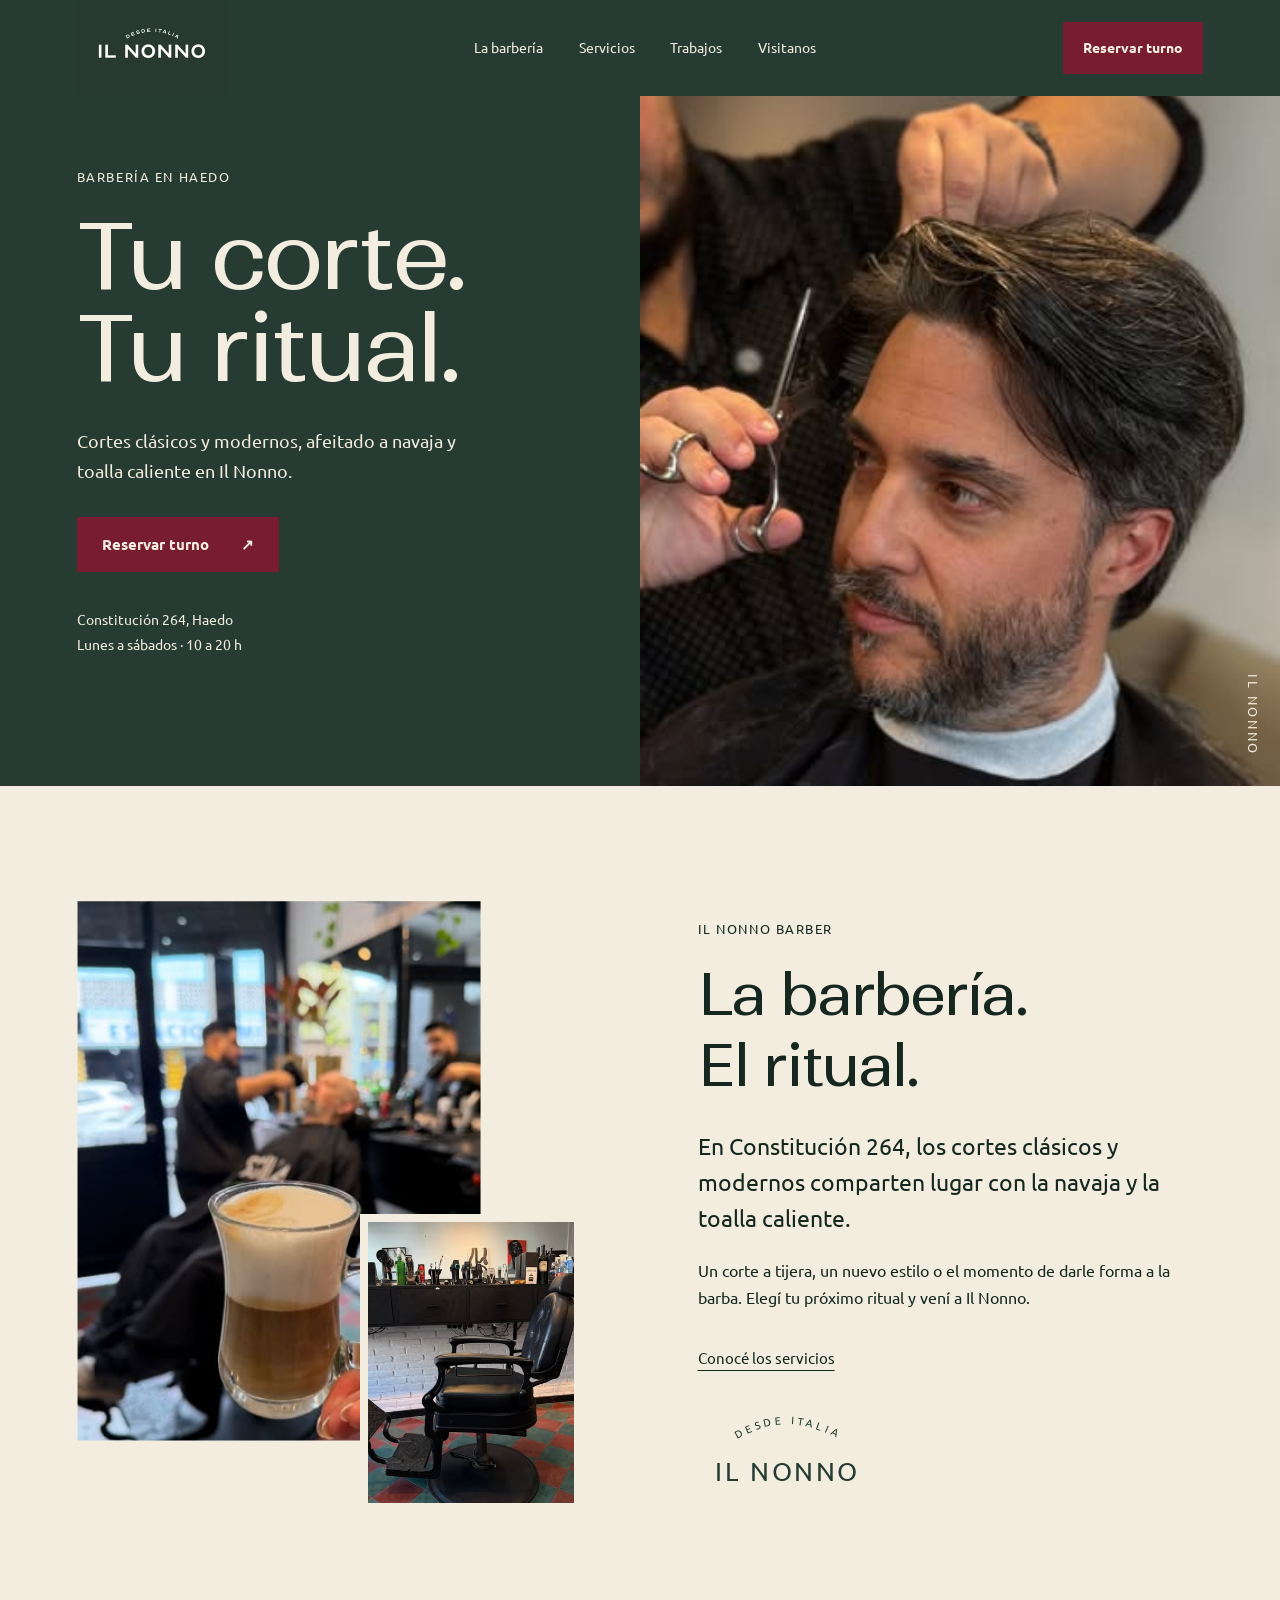
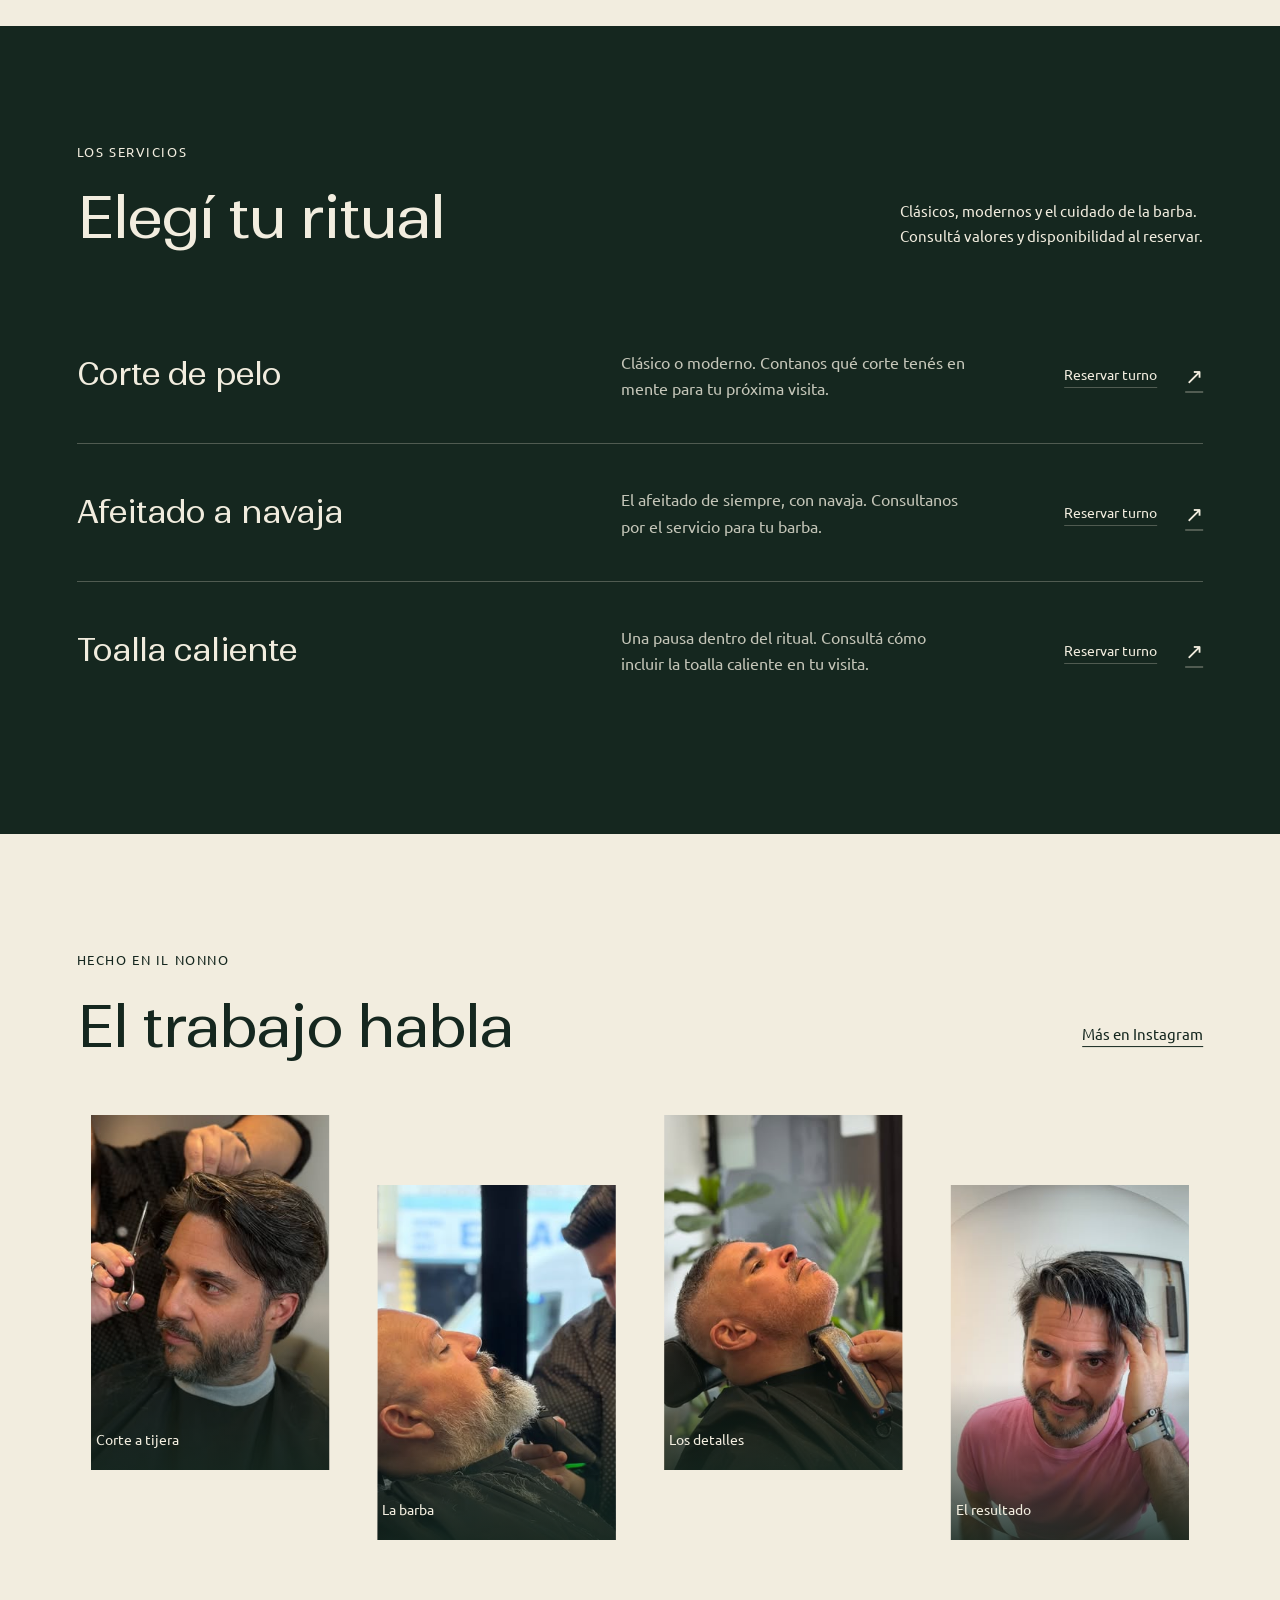
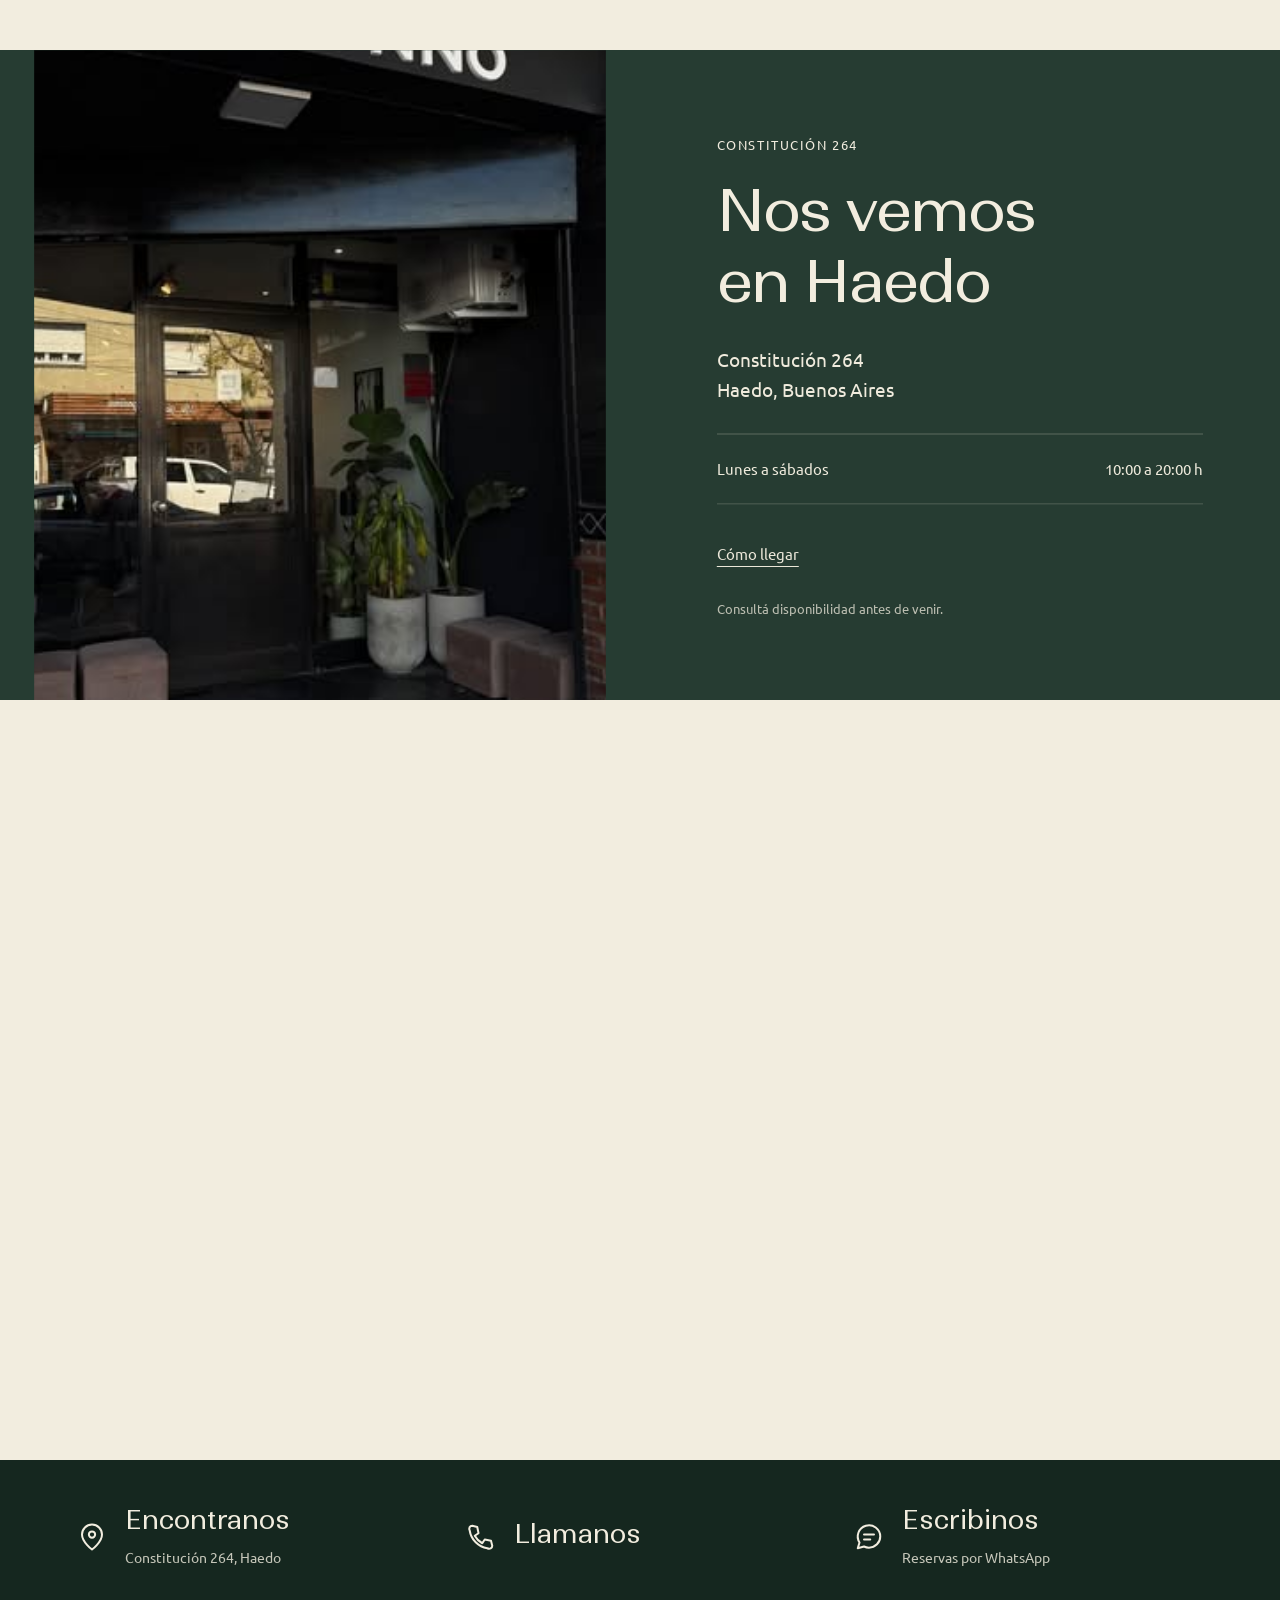
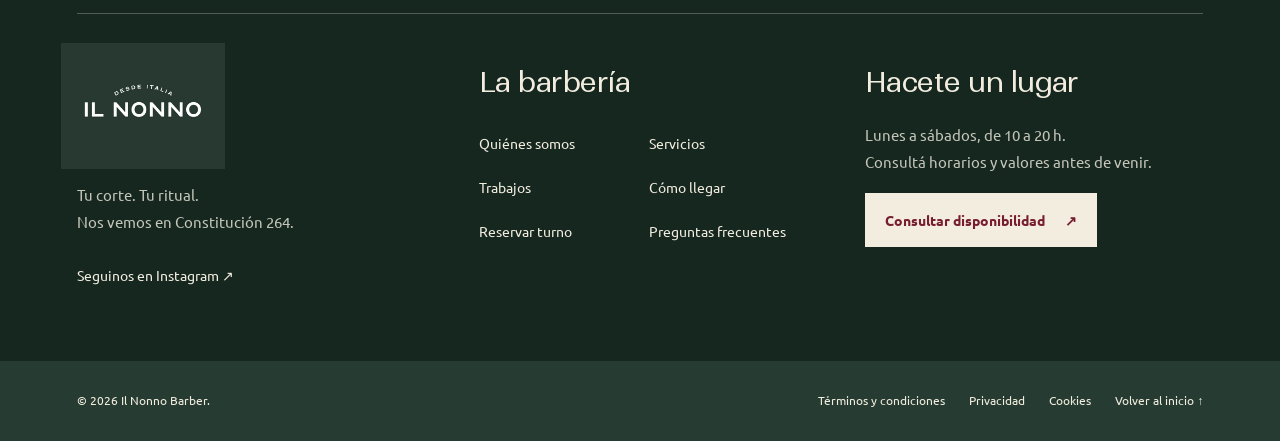
<file: index.html>
<!doctype html>
<html lang="es-AR" class="no-js">
  <head>
    <meta charset="utf-8" />
    <meta
      name="viewport"
      content="width=device-width,initial-scale=1,viewport-fit=cover"
    />
    <meta name="theme-color" content="#263C32" />
    <title>Il Nonno Barber · Barbería en Haedo</title>
    <meta
      name="description"
      content="Cortes clásicos y modernos, afeitado a navaja y toalla caliente en Il Nonno. Constitución 264, Haedo. Reservá tu turno por WhatsApp."
    />
    <link
      rel="canonical"
      href="https://il-nonno-barber-haedo.spunkyfairy19.chatgpt.site/"
    />
    <meta
      property="og:url"
      content="https://il-nonno-barber-haedo.spunkyfairy19.chatgpt.site/"
    />
    <meta property="og:type" content="website" />
    <meta property="og:locale" content="es_AR" />
    <meta
      property="og:title"
      content="Il Nonno Barber · Tu corte. Tu ritual."
    />
    <meta
      property="og:description"
      content="Barbería en Haedo. Cortes clásicos y modernos, navaja y toalla caliente. Reservá tu próximo turno."
    />
    <meta
      property="og:image"
      content="https://il-nonno-barber-haedo.spunkyfairy19.chatgpt.site/img/compartir.png"
    />
    <meta property="og:site_name" content="Il Nonno Barber" />
    <meta
      property="og:image:alt"
      content="Il Nonno Barber, barbería en Constitución 264, Haedo"
    />
    <meta property="og:image:width" content="1200" />
    <meta property="og:image:height" content="630" />
    <meta name="twitter:title" content="Il Nonno Barber ? Barbería en Haedo" />
    <meta
      name="twitter:description"
      content="Cortes clásicos y modernos, navaja y toalla caliente. Reservá por WhatsApp en Constitución 264, Haedo."
    />
    <meta
      name="twitter:image"
      content="https://il-nonno-barber-haedo.spunkyfairy19.chatgpt.site/img/compartir.png"
    />
    <meta name="twitter:card" content="summary_large_image" />
    <link rel="icon" type="image/png" href="img/logo.png" />
    <link rel="apple-touch-icon" href="img/logo.png" />
    <link rel="preload" href="fonts/ranade-400.woff2" as="font" type="font/woff2" crossorigin>
    <link rel="preload" href="fonts/ubuntu-400.ttf" as="font" type="font/ttf" crossorigin>
    <link rel="stylesheet" href="fonts/fonts.css" />
    <link rel="stylesheet" href="site.css?v=20261029-fonts" />
    <script>
      document.documentElement.className = "js";
    </script>
    <script src="vendor/gsap.min.js" defer></script>
    <script src="vendor/ScrollTrigger.min.js" defer></script>
    <script src="vendor/SplitText.min.js" defer></script>
    <script src="vendor/CustomEase.min.js" defer></script>
    <script src="vendor/lenis.min.js" defer></script>
    <script src="site.js?v=20261028b" defer></script>
  </head>
  <body>
    <a class="skip" href="#contenido">Ir al contenido</a>
    <!-- INICIO Navegación -->
    <header class="header">
      <div class="nav-inner wrap">
        <a class="brand" href="#inicio" aria-label="Il Nonno, inicio"
          ><img
            src="img/logo.png"
            width="300"
            height="300"
            alt="Desde Italia · Il Nonno"
        /></a>
        <nav class="desktop-nav" aria-label="Navegación principal">
          <a href="#barberia">La barbería</a><a href="#servicios">Servicios</a
          ><a href="#trabajos">Trabajos</a><a href="#visitanos">Visitanos</a>
        </nav>
        <a
          class="nav-book button"
          href="https://wa.me/5491160274506?text=Hola%2C%20quiero%20reservar%20un%20turno%20en%20Il%20Nonno.%20Vengo%20desde%20la%20web."
          target="_blank"
          rel="noopener"
          >Reservar turno</a
        >
        <details class="mobile-menu">
          <summary>Menú <span aria-hidden="true">＋</span></summary>
          <nav aria-label="Navegación móvil">
            <a href="#barberia">La barbería</a><a href="#servicios">Servicios</a
            ><a href="#trabajos">Trabajos</a><a href="#visitanos">Visitanos</a
            ><a href="#contacto">Reservas</a>
          </nav>
        </details>
      </div>
    </header>
    <!-- FIN Navegación -->
    <main id="contenido">
      <!-- INICIO Portada -->
      <section class="hero" id="inicio" aria-labelledby="hero-title">
        <div class="hero-photo">
          <img
            src="img/corte.jpg"
            width="360"
            height="640"
            alt="Corte a tijera en Il Nonno Barber"
            fetchpriority="high"
          />
          <div class="curtain curtain-left" aria-hidden="true"></div>
          <div class="curtain curtain-right" aria-hidden="true"></div>
        </div>
        <div class="hero-copy">
          <p class="eyebrow">Barbería en Haedo</p>
          <h1 id="hero-title">Tu corte.<br />Tu ritual.</h1>
          <p class="hero-support">
            Cortes clásicos y modernos, afeitado a navaja y toalla caliente en
            Il Nonno.
          </p>
          <a
            class="button"
            data-cta-start
            href="https://wa.me/5491160274506?text=Hola%2C%20quiero%20reservar%20un%20turno%20en%20Il%20Nonno.%20Vi%20la%20portada%20de%20su%20web."
            target="_blank"
            rel="noopener"
            >Reservar turno <span aria-hidden="true">↗</span></a
          >
          <p class="hero-location">
            Constitución 264, Haedo<br />Lunes a sábados · 10 a 20 h
          </p>
        </div>
        <span class="hero-signature" aria-hidden="true">IL NONNO</span>
      </section>
      <!-- FIN Portada -->
      <!-- INICIO La barbería -->
      <section
        class="about section wrap"
        id="barberia"
        aria-labelledby="about-title"
      >
        <div class="about-images">
          <figure class="about-main" data-image>
            <img
              src="img/post-2.jpg"
              width="361"
              height="640"
              alt="Un café y una vista del interior de Il Nonno"
              loading="lazy"
            />
          </figure>
          <figure class="about-inset" data-reveal>
            <img
              src="img/post-9.jpg"
              width="361"
              height="640"
              alt="Sillón de barbería y piso verde y bordó de Il Nonno"
              loading="lazy"
            />
          </figure>
        </div>
        <div class="about-copy">
          <p class="eyebrow" data-reveal>Il Nonno Barber</p>
          <h2 id="about-title" data-split>
            La barbería.<br />
            El ritual.
          </h2>
          <p class="lead" data-reveal>
            En Constitución 264, los cortes clásicos y modernos comparten lugar
            con la navaja y la toalla caliente.
          </p>
          <p data-reveal>
            Un corte a tijera, un nuevo estilo o el momento de darle forma a la
            barba. Elegí tu próximo ritual y vení a Il Nonno.
          </p>
          <a class="text-link" href="#servicios" data-reveal
            >Conocé los servicios</a
          >
          <div class="italia-mark" aria-hidden="true" data-reveal>
            <svg viewBox="0 0 220 62">
              <defs><path id="italia-arc" d="M20 55 Q110 -20 200 55" /></defs>
              <text>
                <textPath
                  href="#italia-arc"
                  startOffset="50%"
                  text-anchor="middle"
                >
                  DESDE ITALIA
                </textPath>
              </text></svg
            ><span>IL NONNO</span>
          </div>
        </div>
      </section>
      <!-- FIN La barbería -->
      <!-- INICIO Servicios -->
      <section
        class="services section"
        id="servicios"
        aria-labelledby="services-title"
      >
        <div class="wrap">
          <div class="section-top">
            <div>
              <p class="eyebrow" data-reveal>Los servicios</p>
              <h2 id="services-title" data-split>Elegí tu ritual</h2>
            </div>
            <p data-reveal>
              Clásicos, modernos y el cuidado de la barba.<br />Consultá valores
              y disponibilidad al reservar.
            </p>
          </div>
          <div class="service-list">
            <article class="service-row" data-service>
              <div class="service-name"><h3>Corte de pelo</h3></div>
              <p>
                Clásico o moderno. Contanos qué corte tenés en mente para tu
                próxima visita.
              </p>
              <a
                class="service-book"
                href="https://wa.me/5491160274506?text=Hola%2C%20quiero%20reservar%20un%20turno%20para%20un%20corte%20de%20pelo.%20%C2%BFQu%C3%A9%20disponibilidad%20y%20valor%20tiene%3F"
                target="_blank"
                rel="noopener"
                aria-label="Reservar turno para corte de pelo"
                >Reservar turno <span aria-hidden="true">↗</span></a
              >
            </article>
            <article class="service-row" data-service>
              <div class="service-name"><h3>Afeitado a navaja</h3></div>
              <p>
                El afeitado de siempre, con navaja. Consultanos por el servicio
                para tu barba.
              </p>
              <a
                class="service-book"
                href="https://wa.me/5491160274506?text=Hola%2C%20quiero%20reservar%20un%20turno%20para%20afeitado%20a%20navaja.%20%C2%BFQu%C3%A9%20disponibilidad%20y%20valor%20tiene%3F"
                target="_blank"
                rel="noopener"
                aria-label="Reservar turno para afeitado a navaja"
                >Reservar turno <span aria-hidden="true">↗</span></a
              >
            </article>
            <article class="service-row" data-service>
              <div class="service-name"><h3>Toalla caliente</h3></div>
              <p>
                Una pausa dentro del ritual. Consultá cómo incluir la toalla
                caliente en tu visita.
              </p>
              <a
                class="service-book"
                href="https://wa.me/5491160274506?text=Hola%2C%20quiero%20reservar%20un%20turno%20y%20consultar%20por%20el%20servicio%20de%20toalla%20caliente."
                target="_blank"
                rel="noopener"
                aria-label="Reservar turno y consultar por toalla caliente"
                >Reservar turno <span aria-hidden="true">↗</span></a
              >
            </article>
          </div>
        </div>
      </section>
      <!-- FIN Servicios -->
      <!-- INICIO Trabajos -->
      <section class="work section" id="trabajos" aria-labelledby="work-title">
        <div class="wrap">
          <div class="section-top">
            <div>
              <p class="eyebrow" data-reveal>Hecho en Il Nonno</p>
              <h2 id="work-title" data-split>El trabajo habla</h2>
            </div>
            <a
              class="text-link"
              href="https://www.instagram.com/ilnonnobarber/"
              target="_blank"
              rel="noopener"
              data-reveal
              >Más en Instagram</a
            >
          </div>
          <div class="gallery">
            <a
              class="work-photo"
              data-image
              href="https://www.instagram.com/ilnonnobarber/reel/DfDUAqqKlno/"
              target="_blank"
              rel="noopener"
              aria-label="Ver el corte a tijera en Instagram"
              ><img
                src="img/post-0.jpg"
                width="360"
                height="640"
                alt="Trabajo a tijera en un corte con volumen"
                loading="lazy"
              /><span>Corte a tijera</span></a
            ><a
              class="work-photo"
              data-image
              href="https://www.instagram.com/ilnonnobarber/reel/De0HzkFKXqe/"
              target="_blank"
              rel="noopener"
              aria-label="Ver trabajo de barba en Instagram"
              ><img
                src="img/post-1.jpg"
                width="361"
                height="640"
                alt="Un barbero de Il Nonno trabajando una barba"
                loading="lazy"
              /><span>La barba</span></a
            ><a
              class="work-photo"
              data-image
              href="https://www.instagram.com/ilnonnobarber/reel/DedKLqbKhxs/"
              target="_blank"
              rel="noopener"
              aria-label="Ver definición de contornos en Instagram"
              ><img
                src="img/post-5.jpg"
                width="360"
                height="640"
                alt="Definición de barba y contornos con máquina"
                loading="lazy"
              /><span>Los detalles</span></a
            ><a
              class="work-photo"
              data-image
              href="https://www.instagram.com/ilnonnobarber/reel/DeKkVKsqyvE/"
              target="_blank"
              rel="noopener"
              aria-label="Ver el resultado del corte en Instagram"
              ><img
                src="img/post-7.jpg"
                width="360"
                height="640"
                alt="Cliente mostrando su corte terminado en Il Nonno"
                loading="lazy"
              /><span>El resultado</span></a
            >
          </div>
        </div>
      </section>
      <!-- FIN Trabajos -->
      <!-- INICIO Visitanos -->
      <section class="visit" id="visitanos" aria-labelledby="visit-title">
        <div class="visit-photo" data-image>
          <img
            src="img/post-10.jpg"
            width="361"
            height="640"
            alt="Fachada y entrada de Il Nonno Barber en Haedo"
            loading="lazy"
          />
        </div>
        <div class="visit-copy">
          <p class="eyebrow" data-reveal>Constitución 264</p>
          <h2 id="visit-title" data-split>
            Nos vemos<br />
            en Haedo
          </h2>
          <address data-reveal>
            Constitución 264<br />Haedo, Buenos Aires
          </address>
          <dl class="hours" data-reveal>
            <div>
              <dt>Lunes a sábados</dt>
              <dd>10:00 a 20:00 h</dd>
            </div>
          </dl>
          <a
            class="text-link"
            href="https://www.google.com/maps/search/?api=1&amp;query=Il%20Nonno%20Barber%20Constituci%C3%B3n%20264%20Haedo%20Buenos%20Aires"
            target="_blank"
            rel="noopener"
            data-reveal
            >Cómo llegar</a
          >
          <p class="visit-note" data-reveal>
            Consultá disponibilidad antes de venir.
          </p>
        </div>
      </section>
      <!-- FIN Visitanos -->
      <!-- INICIO Reserva -->
      <section
        class="contact section"
        id="contacto"
        aria-labelledby="contact-title"
      >
        <div class="wrap contact-inner">
          <p class="eyebrow">Tu próximo turno</p>
          <h2 id="contact-title">La silla te espera</h2>
          <p>
            Escribinos por WhatsApp para consultar horarios disponibles y
            reservar tu visita.
          </p>
          <a
            class="button button-cream"
            href="https://wa.me/5491160274506?text=Hola%2C%20llegu%C3%A9%20al%20final%20de%20su%20web%20y%20quiero%20reservar%20un%20turno.%20%C2%BFQu%C3%A9%20horarios%20tienen%20disponibles%3F"
            target="_blank"
            rel="noopener"
            >Reservar turno <span aria-hidden="true">↗</span></a
          ><a class="phone" href="tel:+5491160274506"></a>
        </div>
        <p class="reservation-note">
          El turno queda confirmado cuando te respondemos por WhatsApp.
          <a href="terminos.html#reservas">Ver condiciones de reserva</a>.
        </p>
      </section>
      <!-- FIN Reserva -->
    </main>
    <footer class="footer" aria-label="Pie de página">
      <div class="wrap">
        <div class="footer-contact">
          <a
            href="https://www.google.com/maps/search/?api=1&amp;query=Il%20Nonno%20Barber%20Constituci%C3%B3n%20264%20Haedo"
            target="_blank"
            rel="noopener"
            ><svg
              viewBox="0 0 24 24"
              fill="none"
              stroke="currentColor"
              stroke-width="1.6"
              stroke-linecap="round"
              stroke-linejoin="round"
              aria-hidden="true"
            >
              <path d="M20 10c0 6-8 12-8 12S4 16 4 10a8 8 0 1 1 16 0Z" />
              <circle cx="12" cy="10" r="2.5" /></svg
            ><span
              ><strong>Encontranos</strong
              ><span>Constitución 264, Haedo</span></span
            ></a
          >
          <a href="tel:+5491160274506"
            ><svg
              viewBox="0 0 24 24"
              fill="none"
              stroke="currentColor"
              stroke-width="1.6"
              stroke-linecap="round"
              stroke-linejoin="round"
              aria-hidden="true"
            >
              <path
                d="m5 3 4 1 1 5-3 2a15 15 0 0 0 6 6l2-3 5 1 1 4c0 2-2 3-4 2C10 20 4 14 3 7c-1-2 0-4 2-4Z"
              /></svg
            ><span><strong>Llamanos</strong><span></span></span
          ></a>
          <a href="https://wa.me/5491160274506" target="_blank" rel="noopener"
            ><svg
              viewBox="0 0 24 24"
              fill="none"
              stroke="currentColor"
              stroke-width="1.6"
              stroke-linecap="round"
              stroke-linejoin="round"
              aria-hidden="true"
            >
              <path
                d="M21 11.5a9 9 0 0 1-9 9 10 10 0 0 1-4-.9L3 21l1.4-4.6A9 9 0 1 1 21 11.5Z"
              />
              <path d="M8 10h8M8 14h5" /></svg
            ><span
              ><strong>Escribinos</strong
              ><span>Reservas por WhatsApp</span></span
            ></a
          >
        </div>
        <div class="footer-main">
          <div class="footer-brand">
            <a href="index.html#inicio" aria-label="Il Nonno, inicio"
              ><img
                src="img/logo.png"
                width="180"
                height="180"
                alt="Il Nonno Barber ? Desde Italia"
                loading="lazy"
            /></a>
            <p>Tu corte. Tu ritual.<br />Nos vemos en Constitución 264.</p>
            <a
              class="text-link"
              href="https://www.instagram.com/ilnonnobarber/"
              target="_blank"
              rel="noopener"
              >Seguinos en Instagram ↗</a
            >
          </div>
          <nav aria-label="Navegación del pie">
            <h2>La barbería</h2>
            <div class="footer-links">
              <a href="index.html#barberia">Quiénes somos</a
              ><a href="index.html#servicios">Servicios</a
              ><a href="index.html#trabajos">Trabajos</a
              ><a href="index.html#visitanos">Cómo llegar</a
              ><a href="index.html#contacto">Reservar turno</a
              ><a href="preguntas-frecuentes.html">Preguntas frecuentes</a>
            </div>
          </nav>
          <div class="footer-book">
            <h2>Hacete un lugar</h2>
            <p>
              Lunes a sábados, de 10 a 20 h.<br />Consultá horarios y valores
              antes de venir.
            </p>
            <a
              class="button button-cream"
              href="https://wa.me/5491160274506?text=Hola%2C%20quiero%20consultar%20disponibilidad%20para%20un%20turno."
              target="_blank"
              rel="noopener"
              >Consultar disponibilidad <span aria-hidden="true">↗</span></a
            >
          </div>
        </div>
      </div>
      <div class="footer-bottom">
        <div class="wrap">
          <p>© 2026 Il Nonno Barber.</p>
          <nav aria-label="Información legal">
            <a href="terminos.html">Términos y condiciones</a
            ><a href="privacidad.html">Privacidad</a
            ><a href="cookies.html">Cookies</a
            ><a href="index.html#inicio">Volver al inicio ↑</a>
          </nav>
        </div>
      </div>
    </footer>
    <div class="mobile-cta" aria-hidden="true">
      <a
        class="button"
        tabindex="-1"
        href="https://wa.me/5491160274506?text=Hola%2C%20quiero%20reservar%20un%20turno.%20Les%20escribo%20desde%20el%20bot%C3%B3n%20de%20la%20web%20en%20mi%20celular."
        target="_blank"
        rel="noopener"
        >Reservar turno <span aria-hidden="true">↗</span></a
      >
    </div>
    <script type="application/ld+json">
      {
        "@context": "https://schema.org",
        "@type": "HairSalon",
        "name": "Il Nonno Barber",
        "telephone": "+5491160274506",
        "address": {
          "@type": "PostalAddress",
          "streetAddress": "Constitución 264",
          "addressLocality": "Haedo",
          "addressRegion": "Buenos Aires",
          "addressCountry": "AR"
        },
        "openingHoursSpecification": [
          {
            "@type": "OpeningHoursSpecification",
            "dayOfWeek": [
              "Monday",
              "Tuesday",
              "Wednesday",
              "Thursday",
              "Friday",
              "Saturday"
            ],
            "opens": "10:00",
            "closes": "20:00"
          }
        ],
        "sameAs": ["https://www.instagram.com/ilnonnobarber/"],
        "@id": "https://il-nonno-barber-haedo.spunkyfairy19.chatgpt.site/#barberia",
        "url": "https://il-nonno-barber-haedo.spunkyfairy19.chatgpt.site/",
        "image": "https://il-nonno-barber-haedo.spunkyfairy19.chatgpt.site/img/compartir.png",
        "logo": "https://il-nonno-barber-haedo.spunkyfairy19.chatgpt.site/img/logo.png",
        "hasMap": "https://www.google.com/maps/search/?api=1&query=Il+Nonno+Barber+Constitucion+264+Haedo",
        "description": "Barbería en Constitución 264, Haedo. Cortes clásicos y modernos, afeitado a navaja y toalla caliente. Reservas por WhatsApp.",
        "hasOfferCatalog": {
          "@type": "OfferCatalog",
          "name": "Servicios de barbería",
          "itemListElement": [
            {
              "@type": "Offer",
              "itemOffered": { "@type": "Service", "name": "Corte de pelo" }
            },
            {
              "@type": "Offer",
              "itemOffered": { "@type": "Service", "name": "Afeitado a navaja" }
            },
            {
              "@type": "Offer",
              "itemOffered": { "@type": "Service", "name": "Toalla caliente" }
            }
          ]
        }
      }
    </script>
  </body>
</html>
</file>
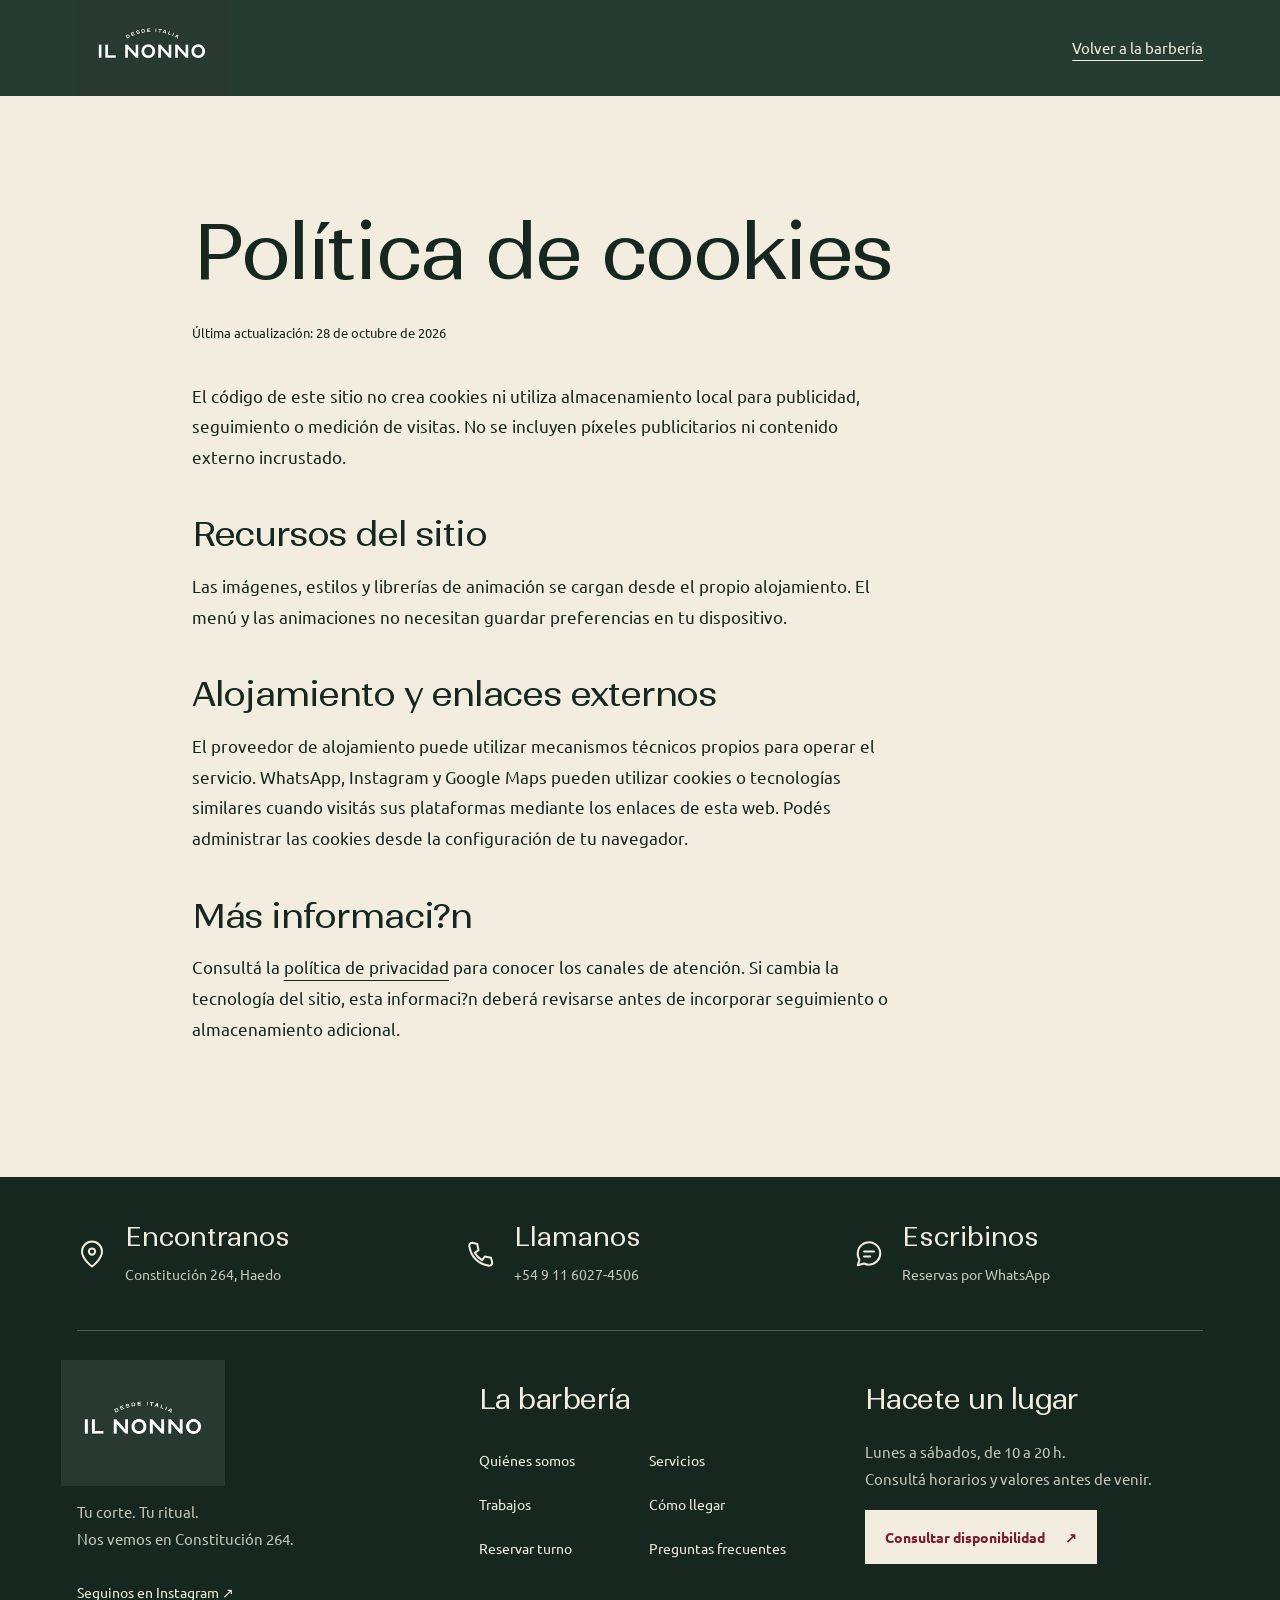
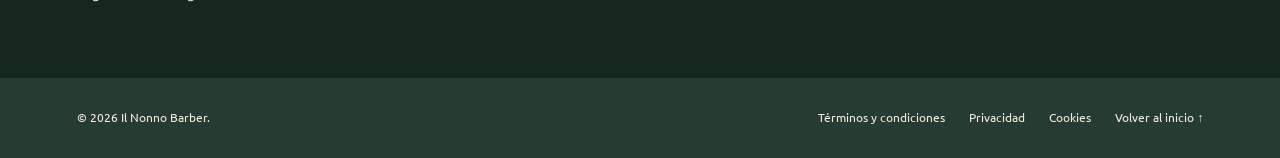
<file: cookies.html>
<!doctype html><html lang="es-AR"><head><meta charset="utf-8"><meta name="viewport" content="width=device-width,initial-scale=1,viewport-fit=cover"><meta name="theme-color" content="#263c32"><title>Política de cookies · Il Nonno Barber</title><meta name="description" content="Uso de cookies y almacenamiento en el sitio de Il Nonno Barber."><link rel="icon" href="img/logo.png"><link rel="preload" href="fonts/ranade-400.woff2" as="font" type="font/woff2" crossorigin>
    <link rel="preload" href="fonts/ubuntu-400.ttf" as="font" type="font/ttf" crossorigin>
    <link rel="stylesheet" href="fonts/fonts.css">
  <link rel="stylesheet" href="site.css?v=20261029-fonts"><link rel="canonical" href="https://il-nonno-barber-haedo.spunkyfairy19.chatgpt.site/cookies.html"></head><body><a class="skip" href="#contenido">Ir al contenido</a><header class="header"><div class="nav-inner wrap"><a class="brand" href="index.html" aria-label="Il Nonno, inicio"><img src="img/logo.png" width="150" height="150" alt="Il Nonno Barber"></a><a class="text-link" href="index.html">Volver a la barbería</a></div></header><main id="contenido" class="document wrap section"><h1>Política de cookies</h1><p class="document-date">Última actualización: 28 de octubre de 2026</p><p>El código de este sitio no crea cookies ni utiliza almacenamiento local para publicidad, seguimiento o medición de visitas. No se incluyen píxeles publicitarios ni contenido externo incrustado.</p><h2>Recursos del sitio</h2><p>Las imágenes, estilos y librerías de animación se cargan desde el propio alojamiento. El menú y las animaciones no necesitan guardar preferencias en tu dispositivo.</p><h2>Alojamiento y enlaces externos</h2><p>El proveedor de alojamiento puede utilizar mecanismos técnicos propios para operar el servicio. WhatsApp, Instagram y Google Maps pueden utilizar cookies o tecnologías similares cuando visitás sus plataformas mediante los enlaces de esta web. Podés administrar las cookies desde la configuración de tu navegador.</p><h2>Más informaci?n</h2><p>Consultá la <a href="privacidad.html">política de privacidad</a> para conocer los canales de atención. Si cambia la tecnología del sitio, esta informaci?n deberá revisarse antes de incorporar seguimiento o almacenamiento adicional.</p></main><footer class="footer" aria-label="Pie de página">
  <div class="wrap">
    <div class="footer-contact">
      <a href="https://www.google.com/maps/search/?api=1&amp;query=Il%20Nonno%20Barber%20Constituci%C3%B3n%20264%20Haedo" target="_blank" rel="noopener"><svg viewBox="0 0 24 24" fill="none" stroke="currentColor" stroke-width="1.6" stroke-linecap="round" stroke-linejoin="round" aria-hidden="true"><path d="M20 10c0 6-8 12-8 12S4 16 4 10a8 8 0 1 1 16 0Z"/><circle cx="12" cy="10" r="2.5"/></svg><span><strong>Encontranos</strong><span>Constitución 264, Haedo</span></span></a>
      <a href="tel:+5491160274506"><svg viewBox="0 0 24 24" fill="none" stroke="currentColor" stroke-width="1.6" stroke-linecap="round" stroke-linejoin="round" aria-hidden="true"><path d="m5 3 4 1 1 5-3 2a15 15 0 0 0 6 6l2-3 5 1 1 4c0 2-2 3-4 2C10 20 4 14 3 7c-1-2 0-4 2-4Z"/></svg><span><strong>Llamanos</strong><span>+54 9 11 6027-4506</span></span></a>
      <a href="https://wa.me/5491160274506" target="_blank" rel="noopener"><svg viewBox="0 0 24 24" fill="none" stroke="currentColor" stroke-width="1.6" stroke-linecap="round" stroke-linejoin="round" aria-hidden="true"><path d="M21 11.5a9 9 0 0 1-9 9 10 10 0 0 1-4-.9L3 21l1.4-4.6A9 9 0 1 1 21 11.5Z"/><path d="M8 10h8M8 14h5"/></svg><span><strong>Escribinos</strong><span>Reservas por WhatsApp</span></span></a>
    </div>
    <div class="footer-main">
      <div class="footer-brand"><a href="index.html#inicio" aria-label="Il Nonno, inicio"><img src="img/logo.png" width="180" height="180" alt="Il Nonno Barber ? Desde Italia" loading="lazy"></a><p>Tu corte. Tu ritual.<br>Nos vemos en Constitución 264.</p><a class="text-link" href="https://www.instagram.com/ilnonnobarber/" target="_blank" rel="noopener">Seguinos en Instagram ↗</a></div>
      <nav aria-label="Navegación del pie"><h2>La barbería</h2><div class="footer-links"><a href="index.html#barberia">Quiénes somos</a><a href="index.html#servicios">Servicios</a><a href="index.html#trabajos">Trabajos</a><a href="index.html#visitanos">Cómo llegar</a><a href="index.html#contacto">Reservar turno</a><a href="preguntas-frecuentes.html">Preguntas frecuentes</a></div></nav>
      <div class="footer-book"><h2>Hacete un lugar</h2><p>Lunes a sábados, de 10 a 20 h.<br>Consultá horarios y valores antes de venir.</p><a class="button button-cream" href="https://wa.me/5491160274506?text=Hola%2C%20quiero%20consultar%20disponibilidad%20para%20un%20turno." target="_blank" rel="noopener">Consultar disponibilidad <span aria-hidden="true">↗</span></a></div>
    </div>
  </div>
  <div class="footer-bottom"><div class="wrap"><p>© 2026 Il Nonno Barber.</p><nav aria-label="Información legal"><a href="terminos.html">Términos y condiciones</a><a href="privacidad.html">Privacidad</a><a href="cookies.html">Cookies</a><a href="index.html#inicio">Volver al inicio ↑</a></nav></div></div>
</footer></body></html>
</file>
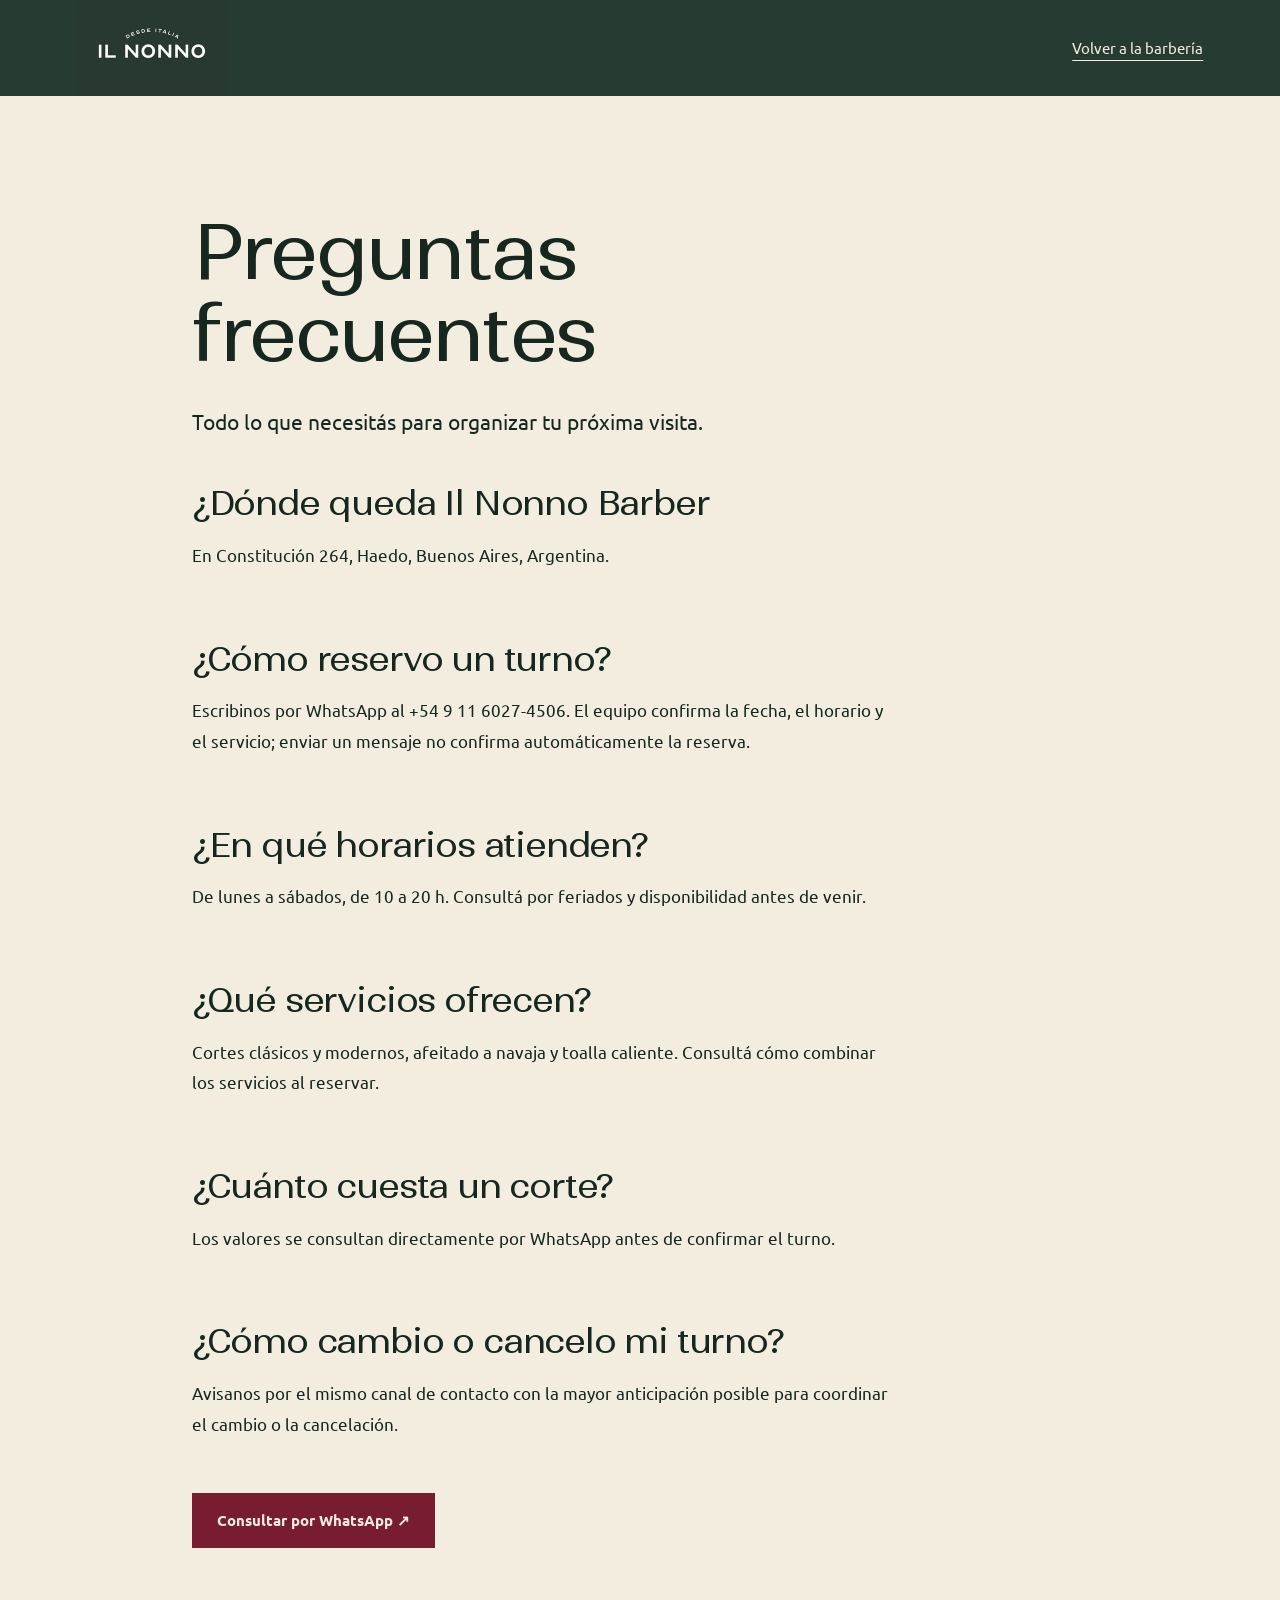
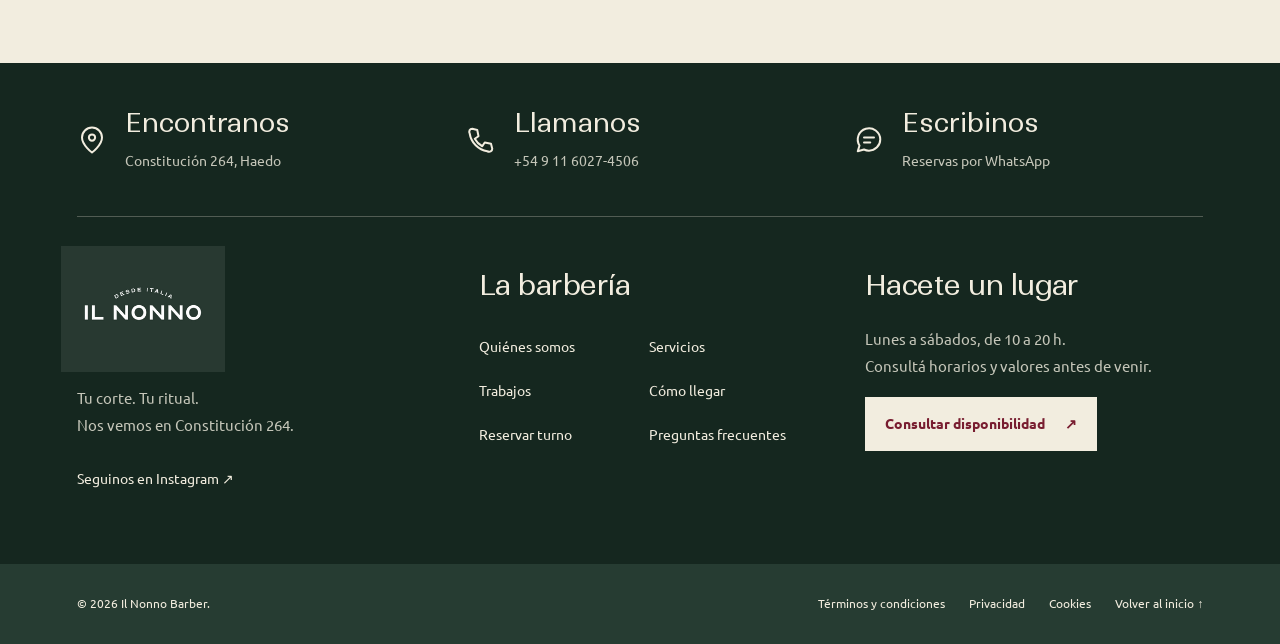
<file: preguntas-frecuentes.html>
<!doctype html><html lang="es-AR"><head><meta charset="utf-8"><meta name="viewport" content="width=device-width,initial-scale=1,viewport-fit=cover"><meta name="theme-color" content="#263c32"><title>Preguntas frecuentes · Il Nonno Barber</title><meta name="description" content="Dirección, horarios, servicios y reservas de Il Nonno Barber en Haedo."><link rel="icon" href="img/logo.png"><link rel="preload" href="fonts/ranade-400.woff2" as="font" type="font/woff2" crossorigin>
    <link rel="preload" href="fonts/ubuntu-400.ttf" as="font" type="font/ttf" crossorigin>
    <link rel="stylesheet" href="fonts/fonts.css">
  <link rel="stylesheet" href="site.css?v=20261029-fonts"><link rel="canonical" href="https://il-nonno-barber-haedo.spunkyfairy19.chatgpt.site/preguntas-frecuentes.html"></head><body><a class="skip" href="#contenido">Ir al contenido</a><header class="header"><div class="nav-inner wrap"><a class="brand" href="index.html" aria-label="Il Nonno, inicio"><img src="img/logo.png" width="150" height="150" alt="Il Nonno Barber"></a><a class="text-link" href="index.html">Volver a la barbería</a></div></header><main id="contenido" class="document wrap section"><h1>Preguntas frecuentes</h1><p class="document-intro">Todo lo que necesitás para organizar tu próxima visita.</p><section class="faq-item"><h2>¿Dónde queda Il Nonno Barber</h2><p>En Constitución 264, Haedo, Buenos Aires, Argentina.</p></section><section class="faq-item"><h2>¿Cómo reservo un turno?</h2><p>Escribinos por WhatsApp al +54 9 11 6027-4506. El equipo confirma la fecha, el horario y el servicio; enviar un mensaje no confirma automáticamente la reserva.</p></section><section class="faq-item"><h2>¿En qué horarios atienden?</h2><p>De lunes a sábados, de 10 a 20 h. Consultá por feriados y disponibilidad antes de venir.</p></section><section class="faq-item"><h2>¿Qué servicios ofrecen?</h2><p>Cortes clásicos y modernos, afeitado a navaja y toalla caliente. Consultá cómo combinar los servicios al reservar.</p></section><section class="faq-item"><h2>¿Cuánto cuesta un corte?</h2><p>Los valores se consultan directamente por WhatsApp antes de confirmar el turno.</p></section><section class="faq-item"><h2>¿Cómo cambio o cancelo mi turno?</h2><p>Avisanos por el mismo canal de contacto con la mayor anticipación posible para coordinar el cambio o la cancelación.</p></section><a class="button" href="https://wa.me/5491160274506">Consultar por WhatsApp ↗</a></main><footer class="footer" aria-label="Pie de página">
  <div class="wrap">
    <div class="footer-contact">
      <a href="https://www.google.com/maps/search/?api=1&amp;query=Il%20Nonno%20Barber%20Constituci%C3%B3n%20264%20Haedo" target="_blank" rel="noopener"><svg viewBox="0 0 24 24" fill="none" stroke="currentColor" stroke-width="1.6" stroke-linecap="round" stroke-linejoin="round" aria-hidden="true"><path d="M20 10c0 6-8 12-8 12S4 16 4 10a8 8 0 1 1 16 0Z"/><circle cx="12" cy="10" r="2.5"/></svg><span><strong>Encontranos</strong><span>Constitución 264, Haedo</span></span></a>
      <a href="tel:+5491160274506"><svg viewBox="0 0 24 24" fill="none" stroke="currentColor" stroke-width="1.6" stroke-linecap="round" stroke-linejoin="round" aria-hidden="true"><path d="m5 3 4 1 1 5-3 2a15 15 0 0 0 6 6l2-3 5 1 1 4c0 2-2 3-4 2C10 20 4 14 3 7c-1-2 0-4 2-4Z"/></svg><span><strong>Llamanos</strong><span>+54 9 11 6027-4506</span></span></a>
      <a href="https://wa.me/5491160274506" target="_blank" rel="noopener"><svg viewBox="0 0 24 24" fill="none" stroke="currentColor" stroke-width="1.6" stroke-linecap="round" stroke-linejoin="round" aria-hidden="true"><path d="M21 11.5a9 9 0 0 1-9 9 10 10 0 0 1-4-.9L3 21l1.4-4.6A9 9 0 1 1 21 11.5Z"/><path d="M8 10h8M8 14h5"/></svg><span><strong>Escribinos</strong><span>Reservas por WhatsApp</span></span></a>
    </div>
    <div class="footer-main">
      <div class="footer-brand"><a href="index.html#inicio" aria-label="Il Nonno, inicio"><img src="img/logo.png" width="180" height="180" alt="Il Nonno Barber ? Desde Italia" loading="lazy"></a><p>Tu corte. Tu ritual.<br>Nos vemos en Constitución 264.</p><a class="text-link" href="https://www.instagram.com/ilnonnobarber/" target="_blank" rel="noopener">Seguinos en Instagram ↗</a></div>
      <nav aria-label="Navegación del pie"><h2>La barbería</h2><div class="footer-links"><a href="index.html#barberia">Quiénes somos</a><a href="index.html#servicios">Servicios</a><a href="index.html#trabajos">Trabajos</a><a href="index.html#visitanos">Cómo llegar</a><a href="index.html#contacto">Reservar turno</a><a href="preguntas-frecuentes.html">Preguntas frecuentes</a></div></nav>
      <div class="footer-book"><h2>Hacete un lugar</h2><p>Lunes a sábados, de 10 a 20 h.<br>Consultá horarios y valores antes de venir.</p><a class="button button-cream" href="https://wa.me/5491160274506?text=Hola%2C%20quiero%20consultar%20disponibilidad%20para%20un%20turno." target="_blank" rel="noopener">Consultar disponibilidad <span aria-hidden="true">↗</span></a></div>
    </div>
  </div>
  <div class="footer-bottom"><div class="wrap"><p>© 2026 Il Nonno Barber.</p><nav aria-label="Información legal"><a href="terminos.html">Términos y condiciones</a><a href="privacidad.html">Privacidad</a><a href="cookies.html">Cookies</a><a href="index.html#inicio">Volver al inicio ↑</a></nav></div></div>
</footer></body></html>
</file>
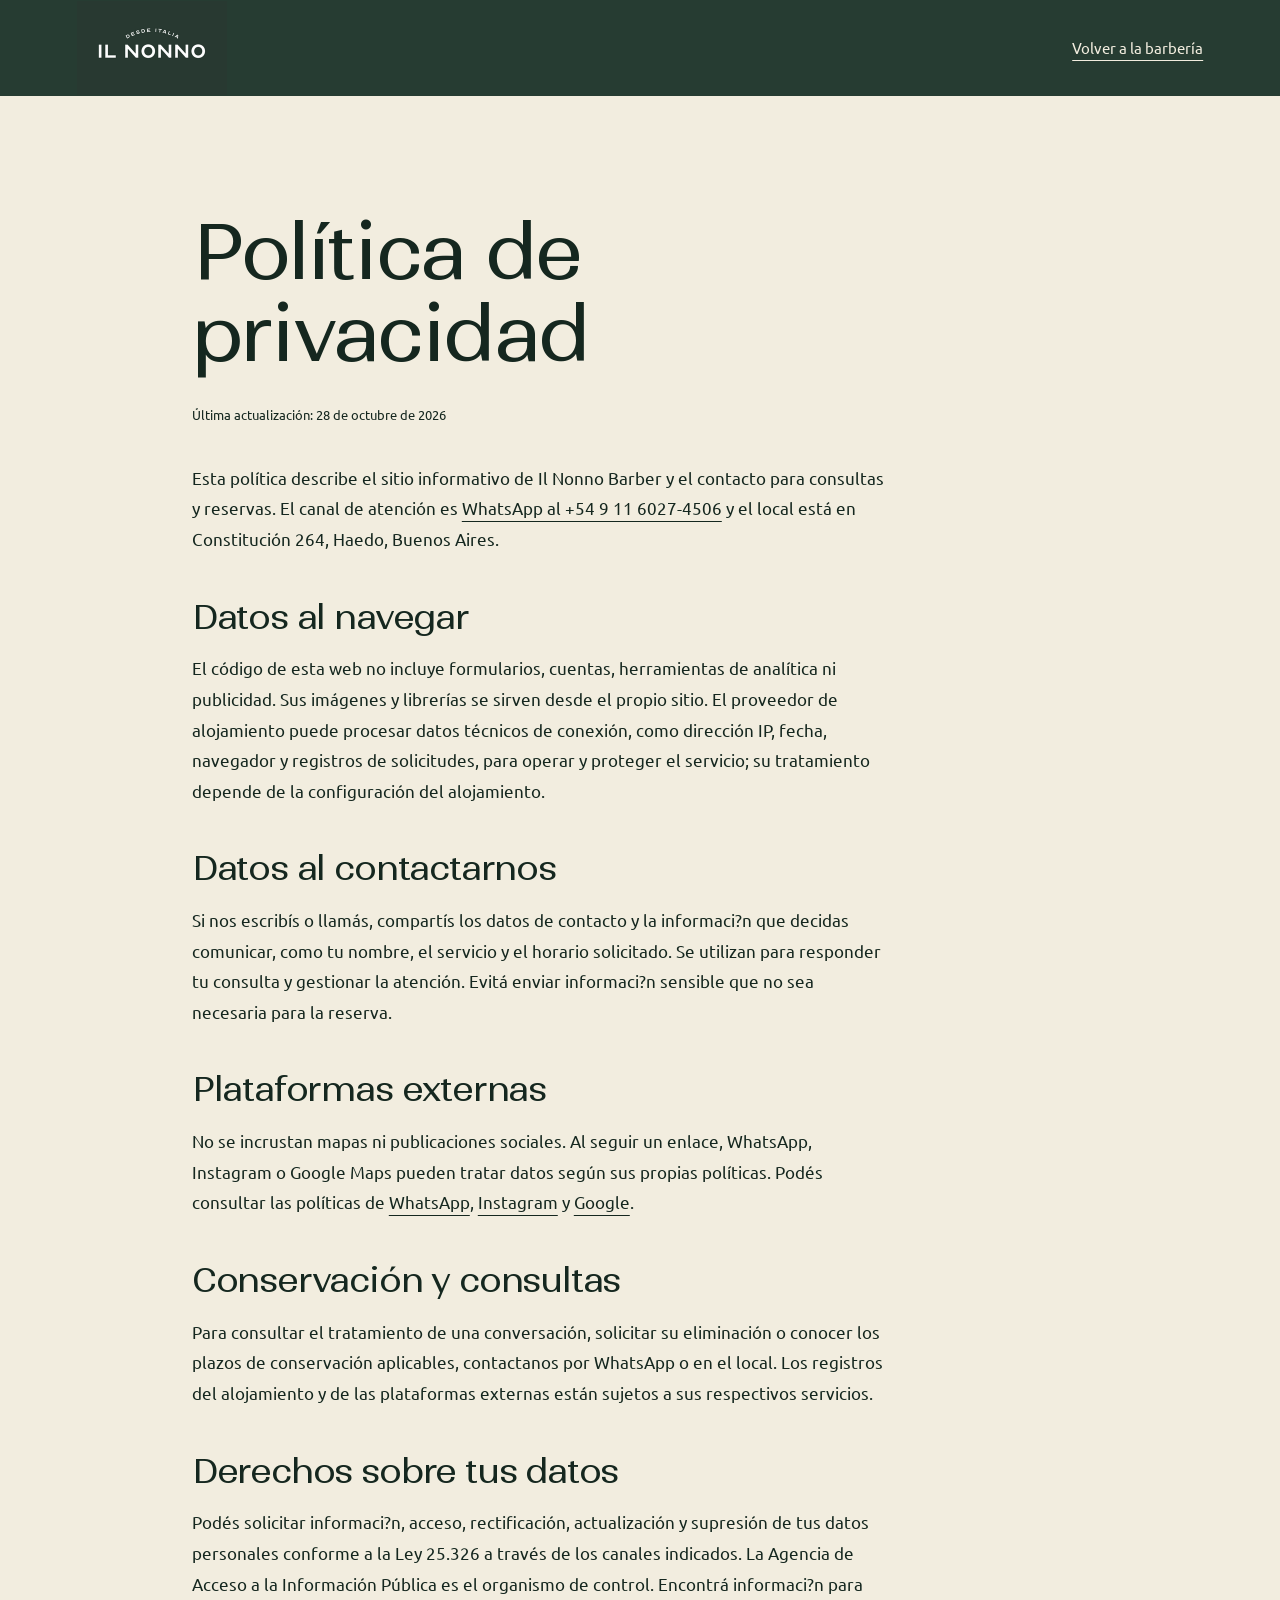
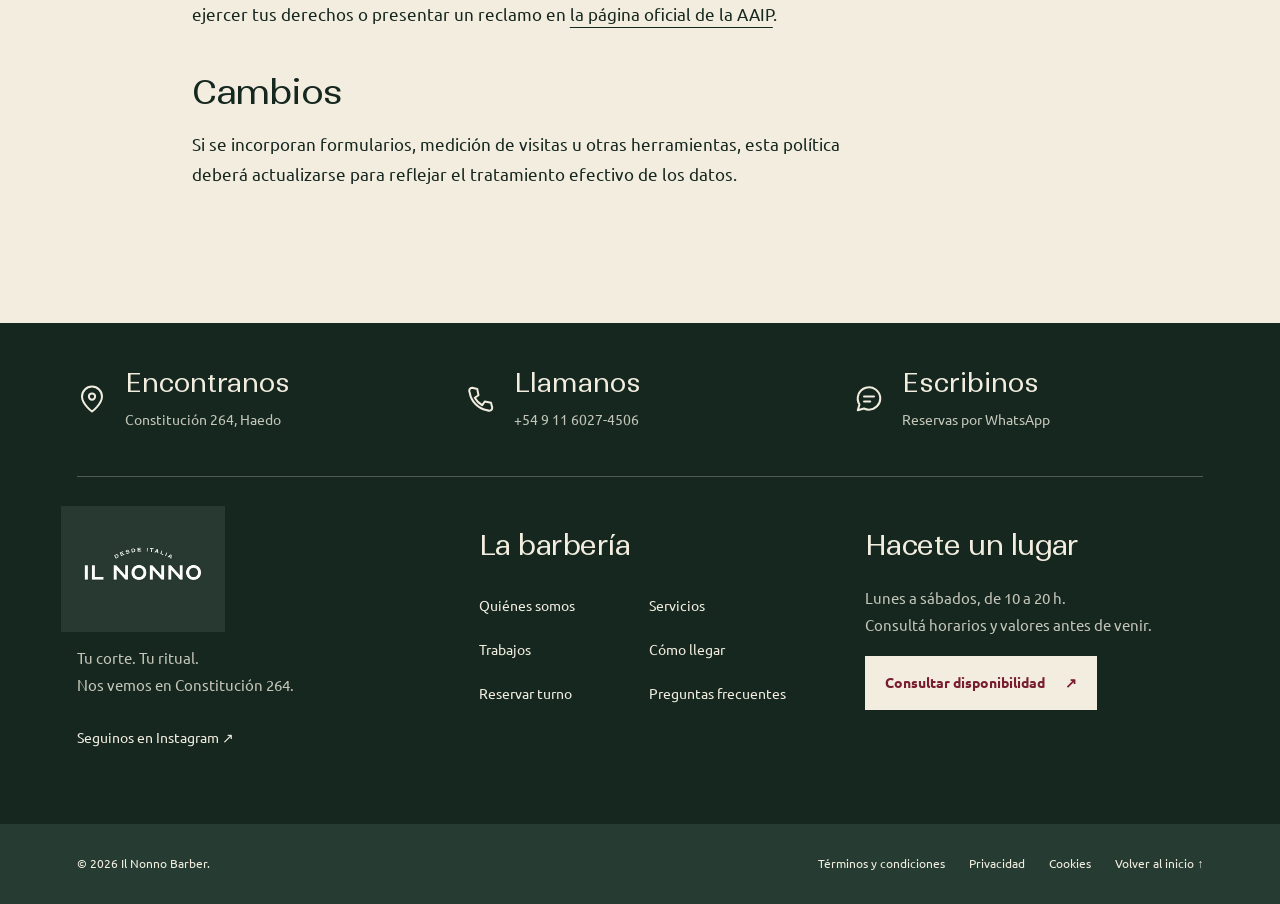
<file: privacidad.html>
<!doctype html><html lang="es-AR"><head><meta charset="utf-8"><meta name="viewport" content="width=device-width,initial-scale=1,viewport-fit=cover"><meta name="theme-color" content="#263c32"><title>Política de privacidad · Il Nonno Barber</title><meta name="description" content="Información sobre datos personales y canales de contacto de Il Nonno Barber."><link rel="icon" href="img/logo.png"><link rel="preload" href="fonts/ranade-400.woff2" as="font" type="font/woff2" crossorigin>
    <link rel="preload" href="fonts/ubuntu-400.ttf" as="font" type="font/ttf" crossorigin>
    <link rel="stylesheet" href="fonts/fonts.css">
  <link rel="stylesheet" href="site.css?v=20261029-fonts"><link rel="canonical" href="https://il-nonno-barber-haedo.spunkyfairy19.chatgpt.site/privacidad.html"></head><body><a class="skip" href="#contenido">Ir al contenido</a><header class="header"><div class="nav-inner wrap"><a class="brand" href="index.html" aria-label="Il Nonno, inicio"><img src="img/logo.png" width="150" height="150" alt="Il Nonno Barber"></a><a class="text-link" href="index.html">Volver a la barbería</a></div></header><main id="contenido" class="document wrap section"><h1>Política de privacidad</h1><p class="document-date">Última actualización: 28 de octubre de 2026</p><p>Esta política describe el sitio informativo de Il Nonno Barber y el contacto para consultas y reservas. El canal de atención es <a href="https://wa.me/5491160274506">WhatsApp al +54 9 11 6027-4506</a> y el local está en Constitución 264, Haedo, Buenos Aires.</p><h2>Datos al navegar</h2><p>El código de esta web no incluye formularios, cuentas, herramientas de analítica ni publicidad. Sus imágenes y librerías se sirven desde el propio sitio. El proveedor de alojamiento puede procesar datos técnicos de conexión, como dirección IP, fecha, navegador y registros de solicitudes, para operar y proteger el servicio; su tratamiento depende de la configuración del alojamiento.</p><h2>Datos al contactarnos</h2><p>Si nos escribís o llamás, compartís los datos de contacto y la informaci?n que decidas comunicar, como tu nombre, el servicio y el horario solicitado. Se utilizan para responder tu consulta y gestionar la atención. Evitá enviar informaci?n sensible que no sea necesaria para la reserva.</p><h2>Plataformas externas</h2><p>No se incrustan mapas ni publicaciones sociales. Al seguir un enlace, WhatsApp, Instagram o Google Maps pueden tratar datos según sus propias políticas. Podés consultar las políticas de <a href="https://www.whatsapp.com/legal/privacy-policy">WhatsApp</a>, <a href="https://privacycenter.instagram.com/policy/">Instagram</a> y <a href="https://policies.google.com/privacy?hl=es">Google</a>.</p><h2>Conservación y consultas</h2><p>Para consultar el tratamiento de una conversación, solicitar su eliminación o conocer los plazos de conservación aplicables, contactanos por WhatsApp o en el local. Los registros del alojamiento y de las plataformas externas están sujetos a sus respectivos servicios.</p><h2>Derechos sobre tus datos</h2><p>Podés solicitar informaci?n, acceso, rectificación, actualización y supresión de tus datos personales conforme a la Ley 25.326 a través de los canales indicados. La Agencia de Acceso a la Información Pública es el organismo de control. Encontrá informaci?n para ejercer tus derechos o presentar un reclamo en <a href="https://www.argentina.gob.ar/aaip/datospersonales/derechos">la página oficial de la AAIP</a>.</p><h2>Cambios</h2><p>Si se incorporan formularios, medición de visitas u otras herramientas, esta política deberá actualizarse para reflejar el tratamiento efectivo de los datos.</p></main><footer class="footer" aria-label="Pie de página">
  <div class="wrap">
    <div class="footer-contact">
      <a href="https://www.google.com/maps/search/?api=1&amp;query=Il%20Nonno%20Barber%20Constituci%C3%B3n%20264%20Haedo" target="_blank" rel="noopener"><svg viewBox="0 0 24 24" fill="none" stroke="currentColor" stroke-width="1.6" stroke-linecap="round" stroke-linejoin="round" aria-hidden="true"><path d="M20 10c0 6-8 12-8 12S4 16 4 10a8 8 0 1 1 16 0Z"/><circle cx="12" cy="10" r="2.5"/></svg><span><strong>Encontranos</strong><span>Constitución 264, Haedo</span></span></a>
      <a href="tel:+5491160274506"><svg viewBox="0 0 24 24" fill="none" stroke="currentColor" stroke-width="1.6" stroke-linecap="round" stroke-linejoin="round" aria-hidden="true"><path d="m5 3 4 1 1 5-3 2a15 15 0 0 0 6 6l2-3 5 1 1 4c0 2-2 3-4 2C10 20 4 14 3 7c-1-2 0-4 2-4Z"/></svg><span><strong>Llamanos</strong><span>+54 9 11 6027-4506</span></span></a>
      <a href="https://wa.me/5491160274506" target="_blank" rel="noopener"><svg viewBox="0 0 24 24" fill="none" stroke="currentColor" stroke-width="1.6" stroke-linecap="round" stroke-linejoin="round" aria-hidden="true"><path d="M21 11.5a9 9 0 0 1-9 9 10 10 0 0 1-4-.9L3 21l1.4-4.6A9 9 0 1 1 21 11.5Z"/><path d="M8 10h8M8 14h5"/></svg><span><strong>Escribinos</strong><span>Reservas por WhatsApp</span></span></a>
    </div>
    <div class="footer-main">
      <div class="footer-brand"><a href="index.html#inicio" aria-label="Il Nonno, inicio"><img src="img/logo.png" width="180" height="180" alt="Il Nonno Barber ? Desde Italia" loading="lazy"></a><p>Tu corte. Tu ritual.<br>Nos vemos en Constitución 264.</p><a class="text-link" href="https://www.instagram.com/ilnonnobarber/" target="_blank" rel="noopener">Seguinos en Instagram ↗</a></div>
      <nav aria-label="Navegación del pie"><h2>La barbería</h2><div class="footer-links"><a href="index.html#barberia">Quiénes somos</a><a href="index.html#servicios">Servicios</a><a href="index.html#trabajos">Trabajos</a><a href="index.html#visitanos">Cómo llegar</a><a href="index.html#contacto">Reservar turno</a><a href="preguntas-frecuentes.html">Preguntas frecuentes</a></div></nav>
      <div class="footer-book"><h2>Hacete un lugar</h2><p>Lunes a sábados, de 10 a 20 h.<br>Consultá horarios y valores antes de venir.</p><a class="button button-cream" href="https://wa.me/5491160274506?text=Hola%2C%20quiero%20consultar%20disponibilidad%20para%20un%20turno." target="_blank" rel="noopener">Consultar disponibilidad <span aria-hidden="true">↗</span></a></div>
    </div>
  </div>
  <div class="footer-bottom"><div class="wrap"><p>© 2026 Il Nonno Barber.</p><nav aria-label="Información legal"><a href="terminos.html">Términos y condiciones</a><a href="privacidad.html">Privacidad</a><a href="cookies.html">Cookies</a><a href="index.html#inicio">Volver al inicio ↑</a></nav></div></div>
</footer></body></html>
</file>
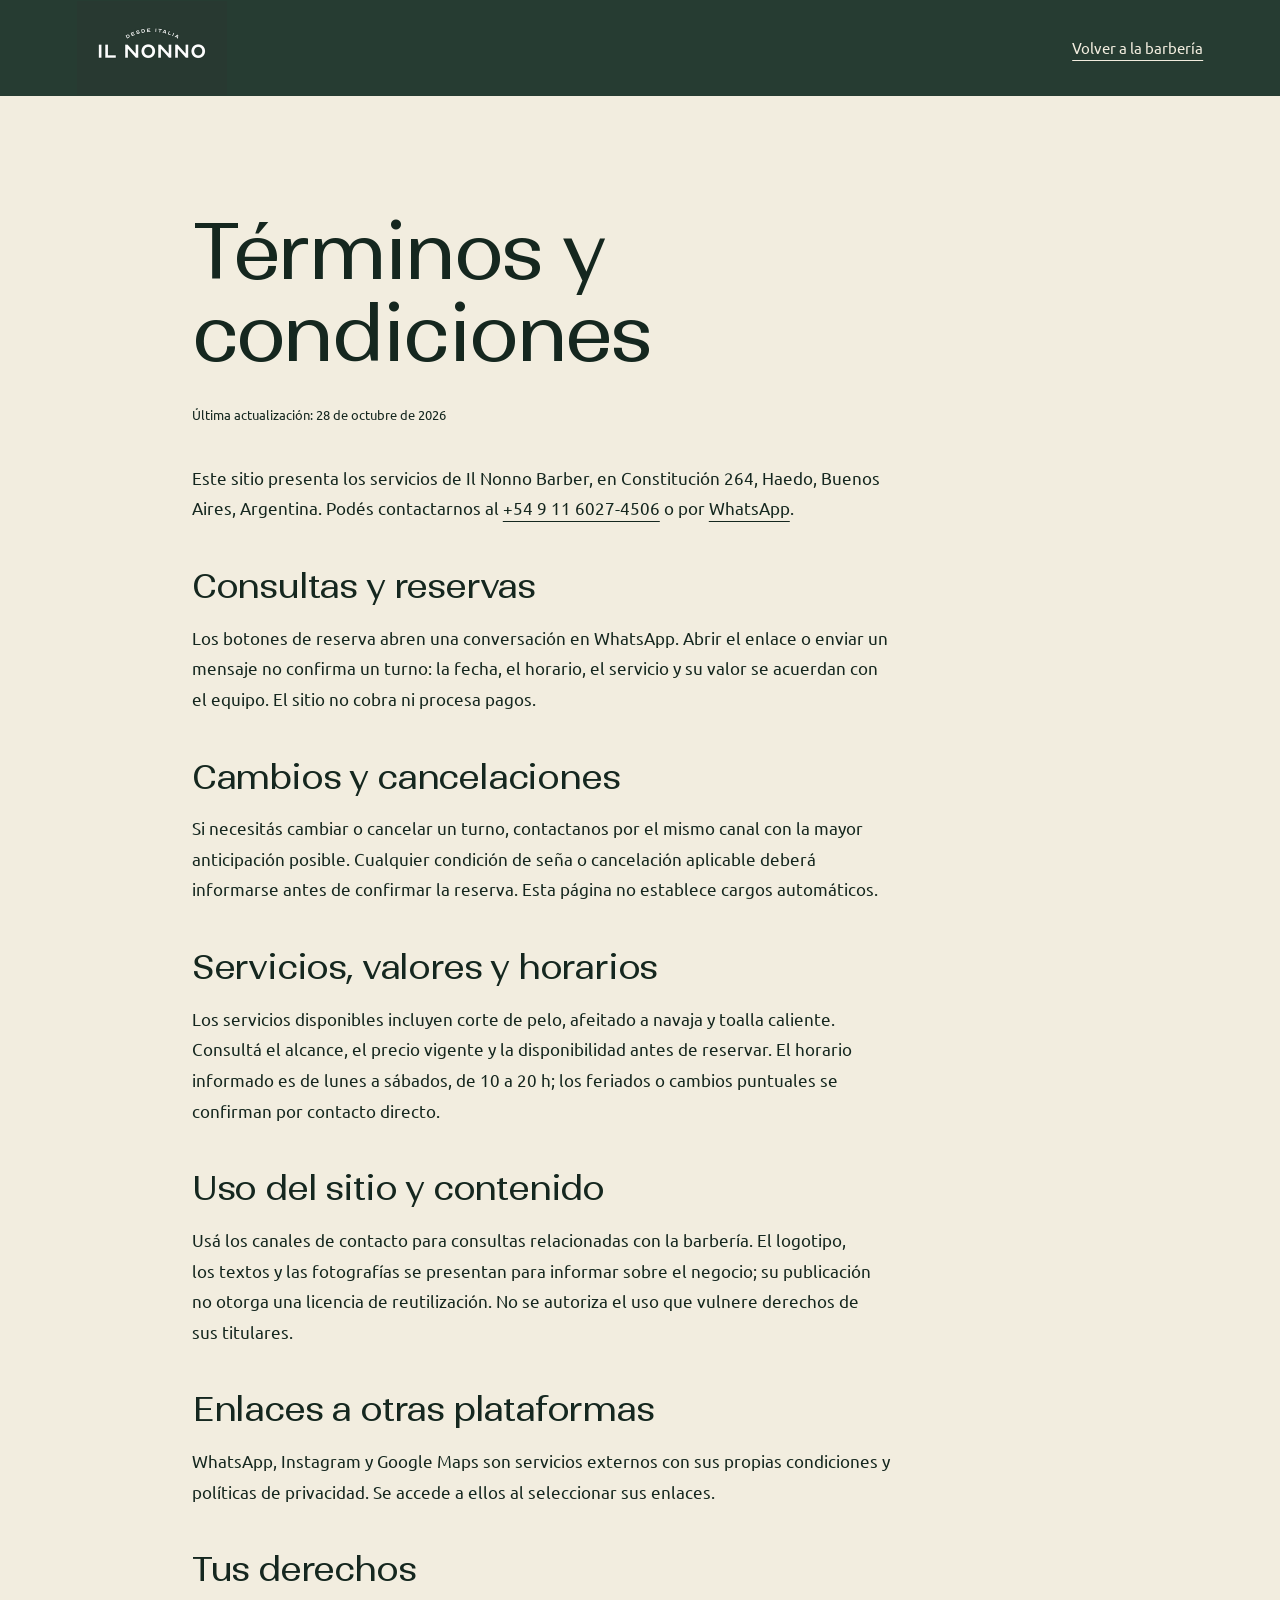
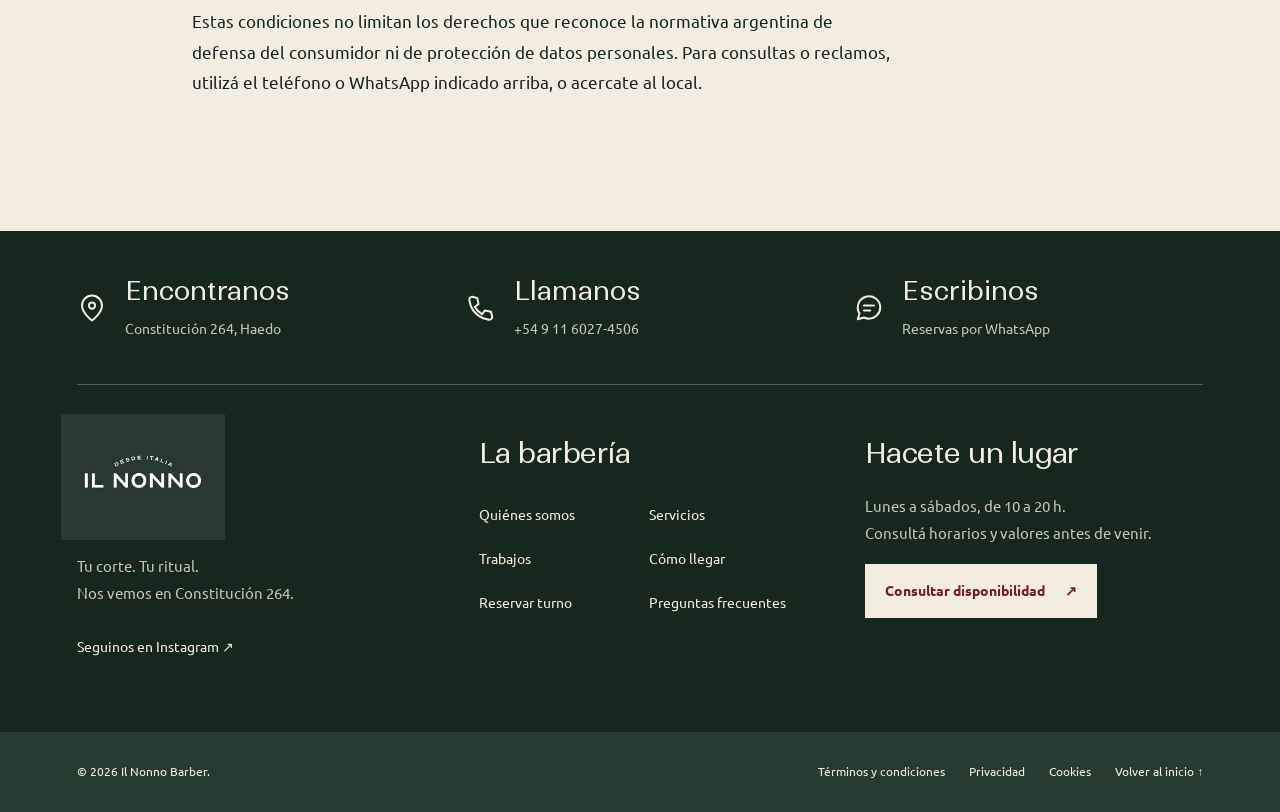
<file: terminos.html>
<!doctype html><html lang="es-AR"><head><meta charset="utf-8"><meta name="viewport" content="width=device-width,initial-scale=1,viewport-fit=cover"><meta name="theme-color" content="#263c32"><title>Términos y condiciones · Il Nonno Barber</title><meta name="description" content="Condiciones de uso del sitio y de las consultas de turnos de Il Nonno Barber en Haedo."><link rel="icon" href="img/logo.png"><link rel="preload" href="fonts/ranade-400.woff2" as="font" type="font/woff2" crossorigin>
    <link rel="preload" href="fonts/ubuntu-400.ttf" as="font" type="font/ttf" crossorigin>
    <link rel="stylesheet" href="fonts/fonts.css">
  <link rel="stylesheet" href="site.css?v=20261029-fonts"><link rel="canonical" href="https://il-nonno-barber-haedo.spunkyfairy19.chatgpt.site/terminos.html"></head><body><a class="skip" href="#contenido">Ir al contenido</a><header class="header"><div class="nav-inner wrap"><a class="brand" href="index.html" aria-label="Il Nonno, inicio"><img src="img/logo.png" width="150" height="150" alt="Il Nonno Barber"></a><a class="text-link" href="index.html">Volver a la barbería</a></div></header><main id="contenido" class="document wrap section"><h1>Términos y condiciones</h1><p class="document-date">Última actualización: 28 de octubre de 2026</p><p>Este sitio presenta los servicios de Il Nonno Barber, en Constitución 264, Haedo, Buenos Aires, Argentina. Podés contactarnos al <a href="tel:+5491160274506">+54 9 11 6027-4506</a> o por <a href="https://wa.me/5491160274506">WhatsApp</a>.</p><h2 id="reservas">Consultas y reservas</h2><p>Los botones de reserva abren una conversación en WhatsApp. Abrir el enlace o enviar un mensaje no confirma un turno: la fecha, el horario, el servicio y su valor se acuerdan con el equipo. El sitio no cobra ni procesa pagos.</p><h2>Cambios y cancelaciones</h2><p>Si necesitás cambiar o cancelar un turno, contactanos por el mismo canal con la mayor anticipación posible. Cualquier condición de seña o cancelación aplicable deberá informarse antes de confirmar la reserva. Esta página no establece cargos automáticos.</p><h2>Servicios, valores y horarios</h2><p>Los servicios disponibles incluyen corte de pelo, afeitado a navaja y toalla caliente. Consultá el alcance, el precio vigente y la disponibilidad antes de reservar. El horario informado es de lunes a sábados, de 10 a 20 h; los feriados o cambios puntuales se confirman por contacto directo.</p><h2>Uso del sitio y contenido</h2><p>Usá los canales de contacto para consultas relacionadas con la barbería. El logotipo, los textos y las fotografías se presentan para informar sobre el negocio; su publicación no otorga una licencia de reutilización. No se autoriza el uso que vulnere derechos de sus titulares.</p><h2>Enlaces a otras plataformas</h2><p>WhatsApp, Instagram y Google Maps son servicios externos con sus propias condiciones y políticas de privacidad. Se accede a ellos al seleccionar sus enlaces.</p><h2>Tus derechos</h2><p>Estas condiciones no limitan los derechos que reconoce la normativa argentina de defensa del consumidor ni de protección de datos personales. Para consultas o reclamos, utilizá el teléfono o WhatsApp indicado arriba, o acercate al local.</p></main><footer class="footer" aria-label="Pie de página">
  <div class="wrap">
    <div class="footer-contact">
      <a href="https://www.google.com/maps/search/?api=1&amp;query=Il%20Nonno%20Barber%20Constituci%C3%B3n%20264%20Haedo" target="_blank" rel="noopener"><svg viewBox="0 0 24 24" fill="none" stroke="currentColor" stroke-width="1.6" stroke-linecap="round" stroke-linejoin="round" aria-hidden="true"><path d="M20 10c0 6-8 12-8 12S4 16 4 10a8 8 0 1 1 16 0Z"/><circle cx="12" cy="10" r="2.5"/></svg><span><strong>Encontranos</strong><span>Constitución 264, Haedo</span></span></a>
      <a href="tel:+5491160274506"><svg viewBox="0 0 24 24" fill="none" stroke="currentColor" stroke-width="1.6" stroke-linecap="round" stroke-linejoin="round" aria-hidden="true"><path d="m5 3 4 1 1 5-3 2a15 15 0 0 0 6 6l2-3 5 1 1 4c0 2-2 3-4 2C10 20 4 14 3 7c-1-2 0-4 2-4Z"/></svg><span><strong>Llamanos</strong><span>+54 9 11 6027-4506</span></span></a>
      <a href="https://wa.me/5491160274506" target="_blank" rel="noopener"><svg viewBox="0 0 24 24" fill="none" stroke="currentColor" stroke-width="1.6" stroke-linecap="round" stroke-linejoin="round" aria-hidden="true"><path d="M21 11.5a9 9 0 0 1-9 9 10 10 0 0 1-4-.9L3 21l1.4-4.6A9 9 0 1 1 21 11.5Z"/><path d="M8 10h8M8 14h5"/></svg><span><strong>Escribinos</strong><span>Reservas por WhatsApp</span></span></a>
    </div>
    <div class="footer-main">
      <div class="footer-brand"><a href="index.html#inicio" aria-label="Il Nonno, inicio"><img src="img/logo.png" width="180" height="180" alt="Il Nonno Barber ? Desde Italia" loading="lazy"></a><p>Tu corte. Tu ritual.<br>Nos vemos en Constitución 264.</p><a class="text-link" href="https://www.instagram.com/ilnonnobarber/" target="_blank" rel="noopener">Seguinos en Instagram ↗</a></div>
      <nav aria-label="Navegación del pie"><h2>La barbería</h2><div class="footer-links"><a href="index.html#barberia">Quiénes somos</a><a href="index.html#servicios">Servicios</a><a href="index.html#trabajos">Trabajos</a><a href="index.html#visitanos">Cómo llegar</a><a href="index.html#contacto">Reservar turno</a><a href="preguntas-frecuentes.html">Preguntas frecuentes</a></div></nav>
      <div class="footer-book"><h2>Hacete un lugar</h2><p>Lunes a sábados, de 10 a 20 h.<br>Consultá horarios y valores antes de venir.</p><a class="button button-cream" href="https://wa.me/5491160274506?text=Hola%2C%20quiero%20consultar%20disponibilidad%20para%20un%20turno." target="_blank" rel="noopener">Consultar disponibilidad <span aria-hidden="true">↗</span></a></div>
    </div>
  </div>
  <div class="footer-bottom"><div class="wrap"><p>© 2026 Il Nonno Barber.</p><nav aria-label="Información legal"><a href="terminos.html">Términos y condiciones</a><a href="privacidad.html">Privacidad</a><a href="cookies.html">Cookies</a><a href="index.html#inicio">Volver al inicio ↑</a></nav></div></div>
</footer></body></html>
</file>
<file: fonts/fonts.css>
@font-face{font-family:'Ranade';src:url('ranade-400.woff2') format('woff2');font-weight:400;font-style:normal;font-display:swap}
@font-face{font-family:'Ranade';src:url('ranade-500.woff2') format('woff2');font-weight:500;font-style:normal;font-display:swap}
@font-face{font-family:'Ranade';src:url('ranade-700.woff2') format('woff2');font-weight:700;font-style:normal;font-display:swap}
@font-face{font-family:'Ubuntu';src:url('ubuntu-400.ttf') format('truetype');font-weight:400;font-style:normal;font-display:swap}
@font-face{font-family:'Ubuntu';src:url('ubuntu-500.ttf') format('truetype');font-weight:500;font-style:normal;font-display:swap}
@font-face{font-family:'Ubuntu';src:url('ubuntu-700.ttf') format('truetype');font-weight:700;font-style:normal;font-display:swap}
</file>
<file: site.css>
:root {
  --brand: #263c32;
  --bg: #f2eddf;
  --ink: #15271f;
  --cta: #781d30;
  --cta-hover: #641526;
  --cta-ink: #f2eddf;
  --line: color-mix(in srgb, var(--brand) 27%, transparent);
  --line-light: color-mix(in srgb, var(--bg) 27%, transparent);
  --muted: color-mix(in srgb, var(--bg) 78%, var(--brand));
  --ease: cubic-bezier(0.23, 1, 0.32, 1);
  --ease-io: cubic-bezier(0.77, 0, 0.175, 1);
  --dur: 0.8s;
  --gutter: clamp(24px, 6vw, 96px);
  --nav-h: 96px;
  --serif: "Ranade", Arial, sans-serif;
  --sans: "Ubuntu", Arial, sans-serif;
}
* {
  box-sizing: border-box;
}
html {
  overflow-x: hidden;
  scroll-padding-top: 110px;
}
body {
  margin: 0;
  overflow-x: clip;
  background: var(--bg);
  color: var(--ink);
  font-family: var(--sans);
  font-size: 16px;
  line-height: 1.65;
}
h1,
h2,
h3,
p,
figure,
dl,
dd {
  margin: 0;
}
h1,
h2,
h3 {
  font-family: var(--serif);
  font-weight: 400;
  line-height: 1.08;
  letter-spacing: -0.04em;
  text-wrap: balance;
}
h2 {
  font-size: clamp(38px, 4.5vw, 64px);
}
h3 {
  font-size: clamp(26px, 2.4vw, 34px);
}
p {
  text-wrap: pretty;
}
a {
  color: inherit;
  text-underline-offset: 6px;
}
a,
button,
summary {
  -webkit-tap-highlight-color: transparent;
}
a:focus-visible,
button:focus-visible,
summary:focus-visible {
  outline: 3px solid currentColor;
  outline-offset: 6px;
}
button,
summary {
  font: inherit;
}
button {
  cursor: pointer;
}
img {
  display: block;
  max-width: 100%;
}
::selection {
  background: var(--cta);
  color: var(--bg);
}
.wrap {
  width: 100%;
  max-width: 1440px;
  margin-inline: auto;
  padding-inline: var(--gutter);
}
.section {
  padding-block: clamp(72px, 9vw, 136px);
}
.eyebrow {
  font-size: 13px;
  letter-spacing: 0.12em;
  text-transform: uppercase;
  margin-bottom: 24px;
}
.lead {
  font-size: clamp(19px, 1.8vw, 24px);
  line-height: 1.55;
}
.text-link {
  display: inline-flex;
  align-items: center;
  min-height: 44px;
  font-size: 15px;
  text-decoration-thickness: 1px;
}
.button {
  display: inline-flex;
  align-items: center;
  justify-content: space-between;
  gap: 32px;
  min-height: 58px;
  padding: 17px 25px;
  background: var(--cta);
  color: var(--cta-ink);
  text-decoration: none;
  font-size: 15px;
  line-height: 1.4;
  transition:
    transform 160ms var(--ease),
    background-color 200ms ease;
}
.button:active {
  transform: scale(0.97);
}
.button-cream {
  background: var(--bg);
  color: var(--cta);
}
.skip {
  position: fixed;
  top: 10px;
  left: 10px;
  padding: 10px 20px;
  background: var(--bg);
  color: var(--ink);
  z-index: 100;
  transform: translateY(-200%);
}
.skip:focus {
  transform: none;
}
/* Navegación */
.header {
  position: sticky;
  top: 0;
  z-index: 30;
  background: var(--brand);
  color: var(--bg);
}
.nav-inner {
  height: var(--nav-h);
  display: flex;
  align-items: center;
  justify-content: space-between;
  gap: 32px;
}
.brand {
  width: 150px;
  height: 94px;
  flex: none;
  overflow: hidden;
  display: flex;
  align-items: center;
}
.brand img {
  width: 150px;
  height: 150px;
  max-width: none;
}
.desktop-nav {
  display: flex;
  gap: clamp(18px, 2.8vw, 40px);
}
.desktop-nav a {
  display: flex;
  align-items: center;
  min-height: 44px;
  text-decoration: none;
  font-size: 14px;
}
.nav-book {
  min-height: 46px;
  padding: 13px 20px;
  font-size: 14px;
}
.mobile-menu {
  display: none;
}
/* Portada */
.hero {
  position: relative;
  display: grid;
  grid-template-columns: 1fr 1fr;
  min-height: 690px;
  background: var(--brand);
  color: var(--bg);
  overflow: hidden;
}
.hero-photo {
  grid-column: 2;
  grid-row: 1;
  position: relative;
  min-height: 690px;
  overflow: hidden;
}
.hero-photo > img {
  width: 100%;
  height: 100%;
  position: absolute;
  object-fit: cover;
  object-position: 50% 35%;
}
.hero-copy {
  grid-column: 1;
  grid-row: 1;
  padding: 70px 35px 70px max(var(--gutter), calc((100vw - 1268px) / 2));
  position: relative;
  z-index: 2;
}
.hero h1 {
  font-size: clamp(64px, 7.2vw, 110px);
  letter-spacing: -0.055em;
  line-height: 0.99;
  max-width: 9ch;
}
.hero-support {
  font-size: 18px;
  max-width: 380px;
  margin-block: 32px;
}
.hero-location {
  font-size: 14px;
  line-height: 1.8;
  margin-top: 35px;
}
.hero-signature {
  position: absolute;
  right: 16px;
  bottom: 30px;
  writing-mode: vertical-rl;
  font-size: 13px;
  letter-spacing: 0.2em;
}
.curtain {
  display: none;
  position: absolute;
  inset: 0;
  background: var(--cta);
  z-index: 1;
  pointer-events: none;
}
.curtain-left {
  right: 50%;
}
.curtain-right {
  left: 50%;
}
/* La barbería */
.about {
  display: grid;
  grid-template-columns: minmax(0, 1fr) minmax(0, 1fr);
  gap: clamp(60px, 9vw, 140px);
  align-items: center;
}
.about-images {
  position: relative;
  padding-right: 20%;
  padding-bottom: 70px;
}
.about-main {
  aspect-ratio: 3/4;
  overflow: hidden;
}
.about-main img {
  width: 100%;
  height: 100%;
  object-fit: cover;
}
.about-inset {
  position: absolute;
  width: 44%;
  right: 0;
  bottom: 0;
  aspect-ratio: 3/4;
  border: 8px solid var(--bg);
  overflow: hidden;
}
.about-inset img {
  width: 100%;
  height: 100%;
  object-fit: cover;
}
.about-copy h2 {
  margin-bottom: 32px;
}
.about-copy > p:not(.eyebrow) {
  margin-bottom: 22px;
}
.about-copy > .text-link {
  margin-top: 4px;
}
.italia-mark {
  width: 180px;
  margin-top: 30px;
  text-align: center;
}
.italia-mark svg {
  display: block;
  width: 100%;
  height: 51px;
  fill: var(--brand);
  font: 13px var(--sans);
  letter-spacing: 4px;
}
.italia-mark > span {
  display: block;
  font-size: 26px;
  letter-spacing: 0.1em;
  margin-top: -10px;
  color: var(--brand);
}
/* Servicios */
.services {
  background: var(--ink);
  color: var(--bg);
}
.section-top {
  display: flex;
  justify-content: space-between;
  align-items: flex-end;
  gap: 40px;
  margin-bottom: 58px;
}
.section-top > p {
  max-width: 360px;
  font-size: 15px;
}
.section-top > .text-link {
  flex: none;
}
.service-list {
  border: 0;
}
.service-row {
  display: grid;
  grid-template-columns: minmax(0, 1.25fr) minmax(0, 1fr) auto;
  gap: 40px;
  align-items: center;
  padding-block: 38px;
  border-bottom: 0;
}
.service-name {
  display: flex;
  align-items: baseline;
  gap: 24px;
}
.service-index {
  font-size: 13px;
  color: var(--muted);
}
.service-name h3 {
  letter-spacing: -0.03em;
}
.service-row > p {
  font-size: 16px;
  max-width: 350px;
  color: var(--muted);
}
.service-book {
  display: inline-flex;
  align-items: center;
  gap: 28px;
  min-height: 44px;
  white-space: nowrap;
  font-size: 14px;
  text-decoration: none;
}
.service-book span {
  font-size: 22px;
}
/* Trabajos */
.work {
  padding-bottom: 110px;
}
.gallery {
  display: grid;
  grid-template-columns: repeat(4, minmax(0, 1fr));
  gap: 20px;
  align-items: start;
}
.work-photo {
  position: relative;
  display: block;
  aspect-ratio: 3/4;
  text-decoration: none;
  overflow: hidden;
  background: var(--brand);
  color: var(--bg);
}
.work-photo:nth-child(even) {
  margin-top: 70px;
}
.work-photo > img {
  width: 100%;
  height: 100%;
  object-fit: cover;
  transition: transform 0.6s var(--ease);
}
.work-photo:after {
  content: "";
  position: absolute;
  inset: 55% 0 0;
  background: linear-gradient(transparent, var(--ink));
  opacity: 0.85;
}
.work-photo > span {
  position: absolute;
  bottom: 19px;
  left: 19px;
  right: 15px;
  z-index: 1;
  font-size: 14px;
}
/* Visitanos */
.visit {
  display: grid;
  grid-template-columns: 1fr 1fr;
  background: var(--brand);
  color: var(--bg);
}
.visit-photo {
  position: relative;
  min-height: 650px;
  overflow: hidden;
}
.visit-photo img {
  position: absolute;
  width: 100%;
  height: 100%;
  object-fit: cover;
  object-position: center 42%;
}
.visit-copy {
  padding: 70px var(--gutter);
  align-self: center;
}
.visit-copy h2 {
  margin-bottom: 32px;
}
.visit-copy address {
  font-style: normal;
  font-size: 19px;
  line-height: 1.6;
}
.hours {
  margin-block: 28px;
  font-size: 15px;
  border-block: 1px solid var(--line-light);
  padding-block: 22px;
}
.hours div {
  display: flex;
  justify-content: space-between;
  gap: 20px;
}
.hours dd {
  white-space: nowrap;
}
.visit-note {
  font-size: 13px;
  color: var(--muted);
  margin-top: 20px;
}
/* Reserva y pie */
.contact {
  position: relative;
  overflow: hidden;
  background: var(--cta);
  color: var(--bg);
  text-align: center;
}
.contact-inner {
  position: relative;
  z-index: 2;
}
.contact h2 {
  font-size: clamp(44px, 6.5vw, 88px);
}
.contact p:not(.eyebrow) {
  max-width: 480px;
  margin: 28px auto 34px;
  font-size: 17px;
}
.contact .button {
  min-width: 220px;
}
.phone {
  display: table;
  min-height: 44px;
  margin: 24px auto 0;
  font-size: 14px;
  text-decoration: none;
}
.contact-curtain {
  position: absolute;
  inset: 0;
  background: var(--brand);
  display: none;
  z-index: 3;
  pointer-events: none;
}
.contact-curtain.curtain-left {
  right: 50%;
}
.contact-curtain.curtain-right {
  left: 50%;
}
.footer {
  background: var(--brand);
  color: var(--bg);
  padding-block: 30px;
}
.footer-inner {
  display: flex;
  justify-content: space-between;
  align-items: center;
  gap: 28px;
  font-size: 13px;
}
.footer img {
  width: 160px;
  height: 120px;
  object-fit: cover;
}
.footer a {
  display: inline-flex;
  align-items: center;
  min-height: 44px;
}
.mobile-cta {
  display: none;
  position: fixed;
  bottom: calc(12px + env(safe-area-inset-bottom));
  left: 12px;
  right: 12px;
  z-index: 25;
  visibility: hidden;
  transform: translateY(160%);
  transition:
    transform 250ms var(--ease),
    visibility 250ms;
}
.mobile-cta.is-visible {
  visibility: visible;
  transform: translateY(0);
}
.mobile-cta .button {
  width: 100%;
  box-shadow: none;
}
/* Movimiento independiente del contenido */
.linea-mask,
.palabra-mask {
  padding: 0.15em 0.12em 0.15em 0;
  margin: -0.15em -0.12em -0.15em 0;
}
html.lenis,
html.lenis body {
  height: auto;
}
.lenis:not(.lenis-autoToggle).lenis-stopped {
  overflow: clip;
}
.lenis [data-lenis-prevent] {
  overscroll-behavior: contain;
}
.lenis.lenis-smooth iframe {
  pointer-events: none;
}
.lenis.lenis-smooth {
  scroll-behavior: auto !important;
}
@media (hover: hover) and (pointer: fine) {
  .button:hover {
    background: var(--cta-hover);
    transform: translateY(-2px);
  }
  .button-cream:hover {
    background: var(--bg);
    color: var(--ink);
  }
  .desktop-nav a:hover,
  .service-book:hover {
    text-decoration: underline;
  }
  .work-photo:hover > img {
    transform: scale(1.035);
  }
}
@media (min-width: 1600px) {
  .hero-copy {
    padding-left: max(var(--gutter), calc((100vw - 1268px) / 2));
  }
  .visit-copy {
    padding-right: max(var(--gutter), calc((100vw - 1268px) / 2));
  }
}
@media (max-width: 1050px) {
  .desktop-nav {
    gap: 18px;
  }
  .nav-inner {
    gap: 18px;
  }
  .nav-book {
    display: none;
  }
  .service-row {
    gap: 24px;
    grid-template-columns: 1.2fr 1fr auto;
  }
  .service-name {
    gap: 12px;
  }
  .service-name h3 {
    font-size: 28px;
  }
  .gallery {
    gap: 14px;
  }
  .about {
    gap: 55px;
  }
  .visit-copy {
    padding-inline: 40px;
  }
  .hours div {
    flex-direction: column;
    gap: 2px;
  }
}
@media (max-width: 700px) {
  :root {
    --nav-h: 84px;
  }
  html {
    scroll-padding-top: 98px;
  }
  .wrap {
    padding-inline: 24px;
  }
  .nav-inner {
    gap: 14px;
  }
  .brand {
    width: 118px;
    height: 82px;
  }
  .brand img {
    width: 118px;
    height: 118px;
  }
  .desktop-nav,
  .desktop-nav a {
    display: none;
  }
  .mobile-menu {
    display: block;
  }
  .mobile-menu summary {
    list-style: none;
    display: flex;
    align-items: center;
    gap: 14px;
    min-height: 44px;
    cursor: pointer;
    font-size: 14px;
  }
  .mobile-menu summary::-webkit-details-marker {
    display: none;
  }
  .mobile-menu summary span {
    font-size: 22px;
  }
  .mobile-menu[open] summary span {
    transform: rotate(45deg);
  }
  .mobile-menu nav {
    position: absolute;
    top: 84px;
    left: 0;
    right: 0;
    padding: 12px 24px 24px;
    background: var(--brand);
    border-top: 1px solid var(--line-light);
  }
  .mobile-menu nav a {
    display: flex;
    align-items: center;
    min-height: 48px;
    text-decoration: none;
    font-size: 18px;
  }
  .hero {
    display: block;
    min-height: 710px;
  }
  .hero-photo {
    position: absolute;
    inset: 0;
    min-height: 0;
  }
  .hero-photo > img {
    object-position: 58% 30%;
    opacity: 0.44;
  }
  .hero-photo:after {
    content: "";
    position: absolute;
    inset: 0;
    background: linear-gradient(
      90deg,
      color-mix(in srgb, var(--ink) 91%, transparent),
      color-mix(in srgb, var(--ink) 19%, transparent)
    );
  }
  .hero-copy {
    padding: 78px 24px 40px;
  }
  .hero h1 {
    font-size: 66px;
    max-width: 9ch;
  }
  .hero-support {
    font-size: 17px;
    max-width: 300px;
    margin-block: 28px;
  }
  .hero-location {
    margin-top: 35px;
  }
  .hero-signature {
    right: 10px;
    bottom: 25px;
  }
  .section {
    padding-block: 72px;
  }
  h2 {
    font-size: 42px;
  }
  .about {
    grid-template-columns: 1fr;
    gap: 48px;
  }
  .about-images {
    max-width: 460px;
    padding-right: 24%;
    padding-bottom: 40px;
  }
  .about-main {
    aspect-ratio: 1/1.08;
  }
  .about-inset {
    width: 40%;
    border-width: 6px;
  }
  .about-copy h2 {
    margin-bottom: 26px;
  }
  .about-copy .lead {
    font-size: 21px;
  }
  .about-copy > p:not(.eyebrow) {
    font-size: 16px;
  }
  .about-copy > .lead {
    font-size: 21px !important;
  }
  .italia-mark {
    width: 150px;
    margin-top: 24px;
  }
  .italia-mark > span {
    font-size: 22px;
  }
  .section-top {
    display: block;
    margin-bottom: 36px;
  }
  .section-top > p {
    margin-top: 24px;
  }
  .section-top > .text-link {
    margin-top: 18px;
  }
  .service-row {
    display: block;
    padding-block: 30px;
  }
  .service-name h3 {
    font-size: 30px;
  }
  .service-name {
    gap: 16px;
  }
  .service-row > p {
    margin: 18px 0 14px 0;
    max-width: 280px;
  }
  .service-book {
    margin-left: 0;
    gap: 22px;
  }
  .gallery {
    grid-template-columns: repeat(2, minmax(0, 1fr));
    gap: 14px;
  }
  .work-photo:nth-child(even) {
    margin-top: 34px;
  }
  .work-photo:nth-child(3) {
    margin-top: -16px;
  }
  .work-photo {
    aspect-ratio: 3/4.5;
  }
  .work-photo > span {
    font-size: 13px;
    bottom: 12px;
    left: 12px;
  }
  .work {
    padding-bottom: 72px;
  }
  .visit {
    grid-template-columns: 1fr;
  }
  .visit-photo {
    min-height: 0;
    aspect-ratio: 4/3;
  }
  .visit-photo img {
    object-position: center 45%;
  }
  .visit-copy {
    padding: 48px 24px 56px;
  }
  .visit-copy h2 {
    margin-bottom: 28px;
  }
  .hours div {
    flex-direction: row;
    gap: 16px;
  }
  .hours {
    font-size: 14px;
  }
  .contact {
    padding-block: 78px;
  }
  .contact h2 {
    font-size: 44px;
  }
  .contact p:not(.eyebrow) {
    font-size: 16px;
    margin-block: 26px 30px;
  }
  .contact .button {
    min-width: 230px;
  }
  .footer {
    padding-block: 20px 90px;
  }
  .footer-inner {
    display: grid;
    grid-template-columns: 1fr 1fr;
    gap: 4px 20px;
  }
  .footer img {
    width: 140px;
    height: 105px;
  }
  .footer-inner > p {
    font-size: 13px;
  }
  .footer-inner > a:last-child {
    justify-self: end;
  }
  .mobile-cta {
    display: block;
  }
}
@media (max-width: 370px) {
  .hero h1 {
    font-size: 62px;
  }
  .hero-copy {
    padding-top: 70px;
  }
  .hours div {
    flex-direction: column;
    gap: 3px;
  }
  .gallery {
    gap: 10px;
  }
  .work-photo > span {
    font-size: 13px;
    left: 9px;
  }
  .service-name h3 {
    font-size: 28px;
  }
  .contact h2 {
    font-size: 41px;
  }
}
.mobile-menu:not([open]) nav {
  display: none;
}
@media (prefers-reduced-motion: reduce) {
  html {
    scroll-behavior: auto;
  }
  *,
  *:before,
  *:after {
    animation-duration: 0.01ms !important;
    animation-iteration-count: 1 !important;
    transition-duration: 0.01ms !important;
    transition-delay: 0s !important;
  }
  .curtain,
  .contact-curtain {
    display: none !important;
  }
}
/* Refinamiento: jerarquía, navegación y cierre editorial */
h1,
h2,
h3 {
  letter-spacing: -0.035em;
}
.hero h1 {
  letter-spacing: -0.04em;
}
.button {
  font-weight: 600;
  min-height: 52px;
}
.service-book {
  text-decoration: underline;
  text-decoration-color: var(--line-light);
  text-underline-offset: 7px;
}
.service-row {
  padding-block: 42px;
}
.service-row + .service-row {
  border-top: 1px solid var(--line-light);
}
/* Revelado nativo: el contenido opaco pasa por encima de reservas. */
main:not(.document) {
  position: relative;
  isolation: isolate;
}
main > section:not(.contact) {
  position: relative;
  z-index: 1;
}
.about,
.work {
  background: var(--bg);
}
.contact {
  position: sticky;
  bottom: 0;
  z-index: 0;
  min-height: min(760px, calc(100svh - var(--nav-h)));
  display: flex;
  flex-direction: column;
  justify-content: center;
  padding-block: 80px;
  overflow: clip;
}
.reservation-note {
  position: relative;
  z-index: 2;
  max-width: 520px;
  margin: 28px auto 0 !important;
  padding-inline: 24px;
  font-size: 13px !important;
  line-height: 1.7;
}
.contact .contact-inner > p:not(.eyebrow) {
  max-width: 490px;
}
.contact h2 {
  max-width: 12ch;
  margin-inline: auto;
}
.contact .eyebrow {
  color: var(--bg);
}
.footer {
  background: var(--ink);
  color: var(--bg);
  padding: 0;
}
.footer a {
  min-height: 44px;
}
.footer-contact {
  display: grid;
  grid-template-columns: repeat(3, minmax(0, 1fr));
  gap: 40px;
  padding-block: 44px;
  border-bottom: 1px solid var(--line-light);
}
.footer-contact > a {
  display: flex;
  align-items: center;
  gap: 18px;
  text-decoration: none;
}
.footer-contact svg {
  width: 30px;
  height: 30px;
  flex: none;
  color: var(--bg);
}
.footer-contact strong {
  display: block;
  font-family: var(--serif);
  font-weight: 400;
  font-size: 25px;
  line-height: 1.3;
  margin-bottom: 6px;
}
.footer-contact span span {
  font-size: 14px;
  color: var(--muted);
}
.footer-main {
  display: grid;
  grid-template-columns: 1.05fr 1fr 1.05fr;
  gap: clamp(32px, 5vw, 80px);
  padding-block: 54px 64px;
}
.footer-brand img {
  width: 180px;
  height: 126px;
  object-fit: cover;
  margin: -25px 0 12px -16px;
}
.footer-main p {
  font-size: 15px;
  line-height: 1.8;
  color: var(--muted);
  margin-bottom: 18px;
}
.footer-main h2 {
  font-size: 27px;
  margin-bottom: 24px;
  letter-spacing: -0.02em;
}
.footer-links {
  display: grid;
  grid-template-columns: 1fr 1fr;
  column-gap: 18px;
}
.footer-links a,
.footer-brand > .text-link {
  display: flex;
  align-items: center;
  font-size: 14px;
  text-decoration: none;
}
.footer-book .button {
  font-size: 14px;
  gap: 20px;
  padding-inline: 20px;
  min-height: 54px;
}
.footer-bottom {
  background: var(--brand);
  font-size: 12px;
}
.footer-bottom > .wrap {
  display: flex;
  align-items: center;
  justify-content: space-between;
  gap: 20px;
  padding-block: 18px;
}
.footer-bottom nav {
  display: flex;
  flex-wrap: wrap;
  gap: 4px 24px;
}
.footer-bottom a {
  display: inline-flex;
  align-items: center;
  text-decoration: none;
}
.footer a:not(.button):hover {
  text-decoration: underline;
  text-decoration-thickness: 1px;
}
.document {
  max-width: 1050px;
  min-height: 65svh;
}
.document h1 {
  font-size: clamp(42px, 6vw, 76px);
  max-width: 16ch;
  margin-bottom: 28px;
}
.document h2 {
  font-size: clamp(25px, 3vw, 34px);
  margin-top: 42px;
  margin-bottom: 16px;
  line-height: 1.2;
}
.document p {
  max-width: 70ch;
  margin-bottom: 18px;
  font-size: 17px;
  line-height: 1.8;
}
.document .document-date {
  font-size: 13px;
  margin-bottom: 36px;
}
.document-intro {
  font-size: 21px !important;
}
.faq-item {
  padding-bottom: 8px;
}
.document > .button {
  margin-top: 28px;
}
.error-page {
  position: relative;
  padding-block: 100px;
}
.error-page h1 {
  max-width: 12ch;
}
.error-code {
  font-family: var(--serif);
  font-size: clamp(80px, 14vw, 160px) !important;
  color: var(--cta);
  line-height: 1 !important;
  margin-block: 32px !important;
}
.error-actions {
  display: flex;
  align-items: center;
  gap: 30px;
  flex-wrap: wrap;
  margin-top: 32px;
}
@media (max-width: 1000px) {
  .footer-main {
    grid-template-columns: 1fr 1fr;
  }
  .footer-book {
    grid-column: 2;
  }
  .footer-brand {
    grid-row: span 2;
  }
  .footer-contact {
    gap: 20px;
  }
  .footer-contact strong {
    font-size: 23px;
  }
  .footer-contact > a {
    gap: 12px;
  }
  .footer-contact span span {
    font-size: 13px;
  }
}
@media (max-width: 700px) {
  .footer-contact {
    grid-template-columns: 1fr;
    gap: 22px;
    padding-block: 36px;
  }
  .footer-contact strong {
    font-size: 24px;
  }
  .footer-contact span span {
    font-size: 14px;
  }
  .footer-main {
    grid-template-columns: 1fr;
    gap: 36px;
    padding-block: 44px;
  }
  .footer-brand {
    grid-row: auto;
  }
  .footer-book {
    grid-column: auto;
  }
  .footer-main h2 {
    margin-bottom: 16px;
  }
  .footer-brand img {
    margin-bottom: 6px;
  }
  .footer-links {
    max-width: 420px;
  }
  .footer-book .button {
    width: 100%;
    max-width: 360px;
  }
  .footer-bottom > .wrap {
    display: block;
    padding-block: 22px calc(28px + env(safe-area-inset-bottom));
  }
  .footer-bottom p {
    margin-bottom: 12px;
  }
  .footer-bottom nav {
    column-gap: 20px;
  }
  .contact {
    min-height: calc(100svh - var(--nav-h));
    padding-block: 50px;
  }
  .contact h2 {
    font-size: clamp(40px, 10vw, 56px);
  }
  .contact .reservation-note {
    margin-top: 24px !important;
  }
  .document {
    padding-block: 56px;
  }
  .document h1 {
    font-size: 44px;
  }
  .document p {
    font-size: 16px;
  }
  .error-page {
    padding-block: 64px;
  }
  .footer {
    position: relative;
    z-index: 2;
  }
}
@media (max-height: 650px) {
  .contact {
    position: relative;
    min-height: 600px;
  }
}
@media (prefers-reduced-motion: reduce) {
  .contact {
    position: relative;
  }
}
</file>
